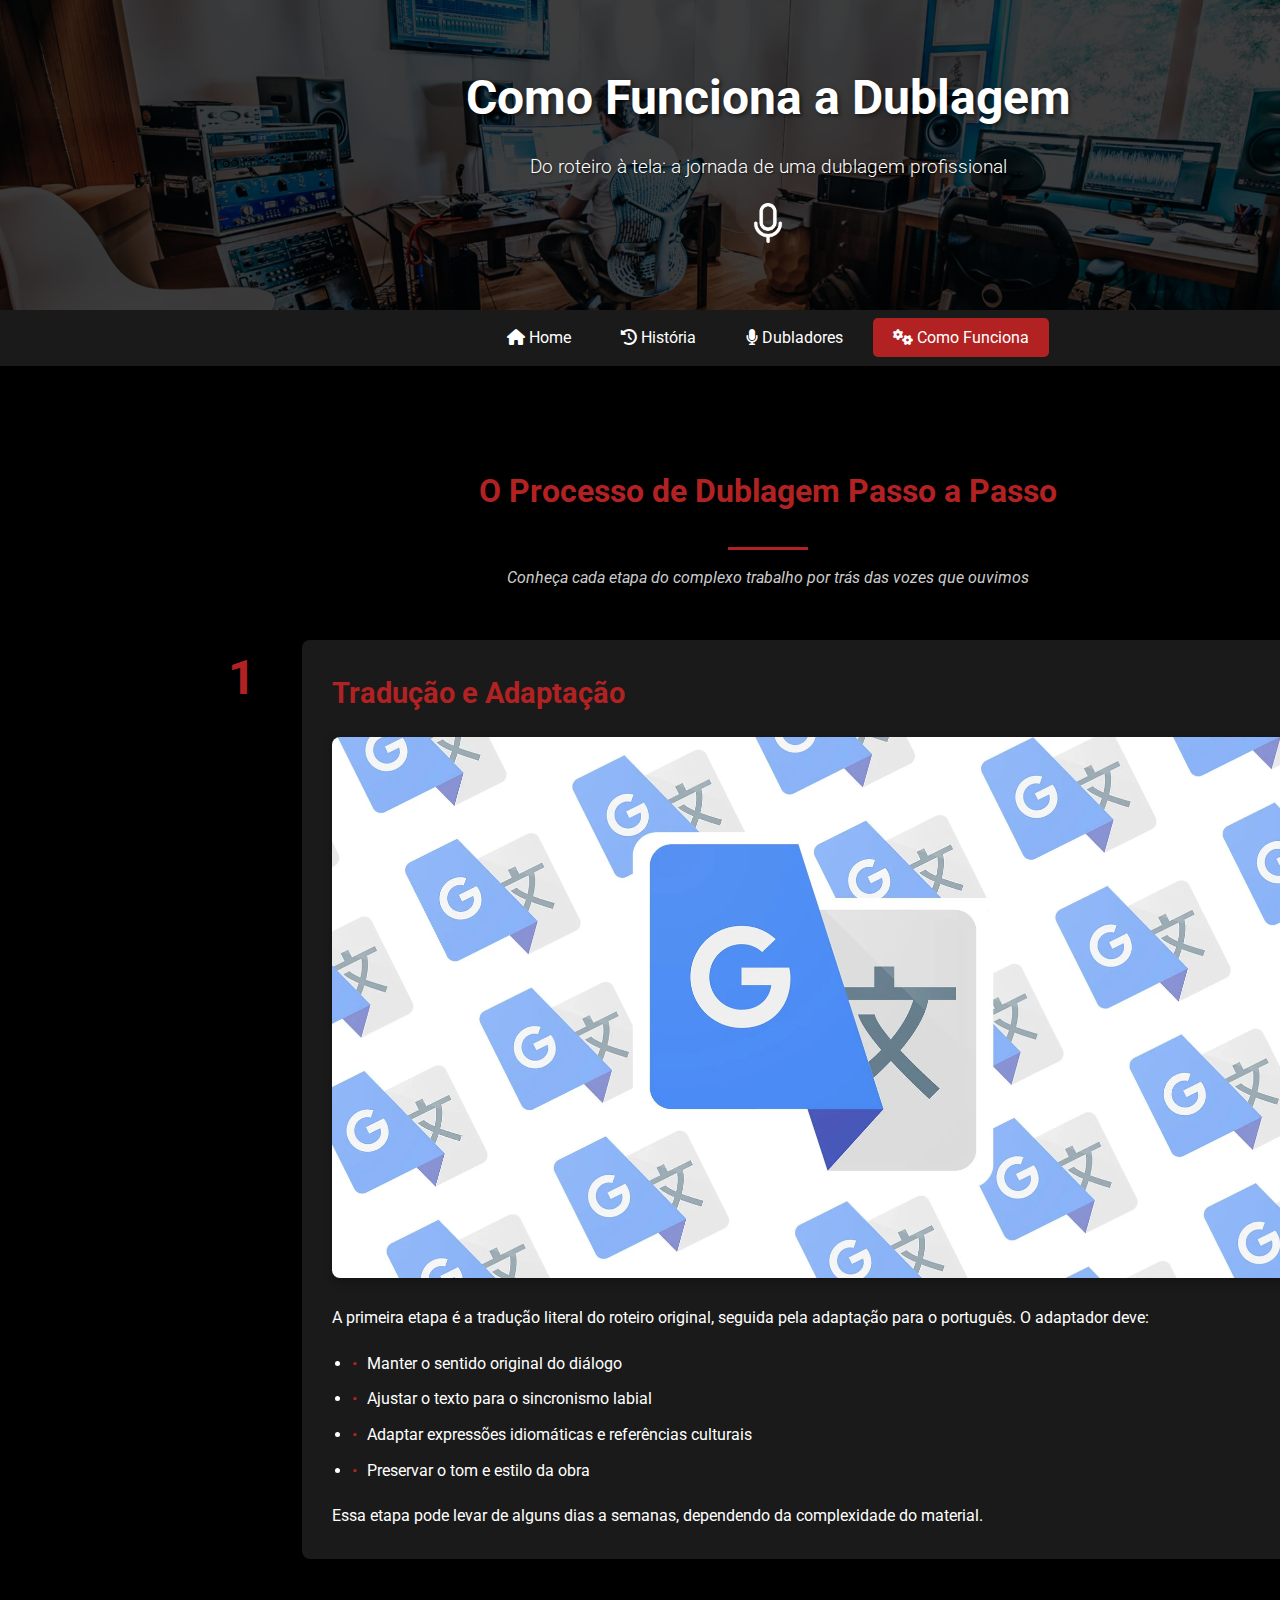
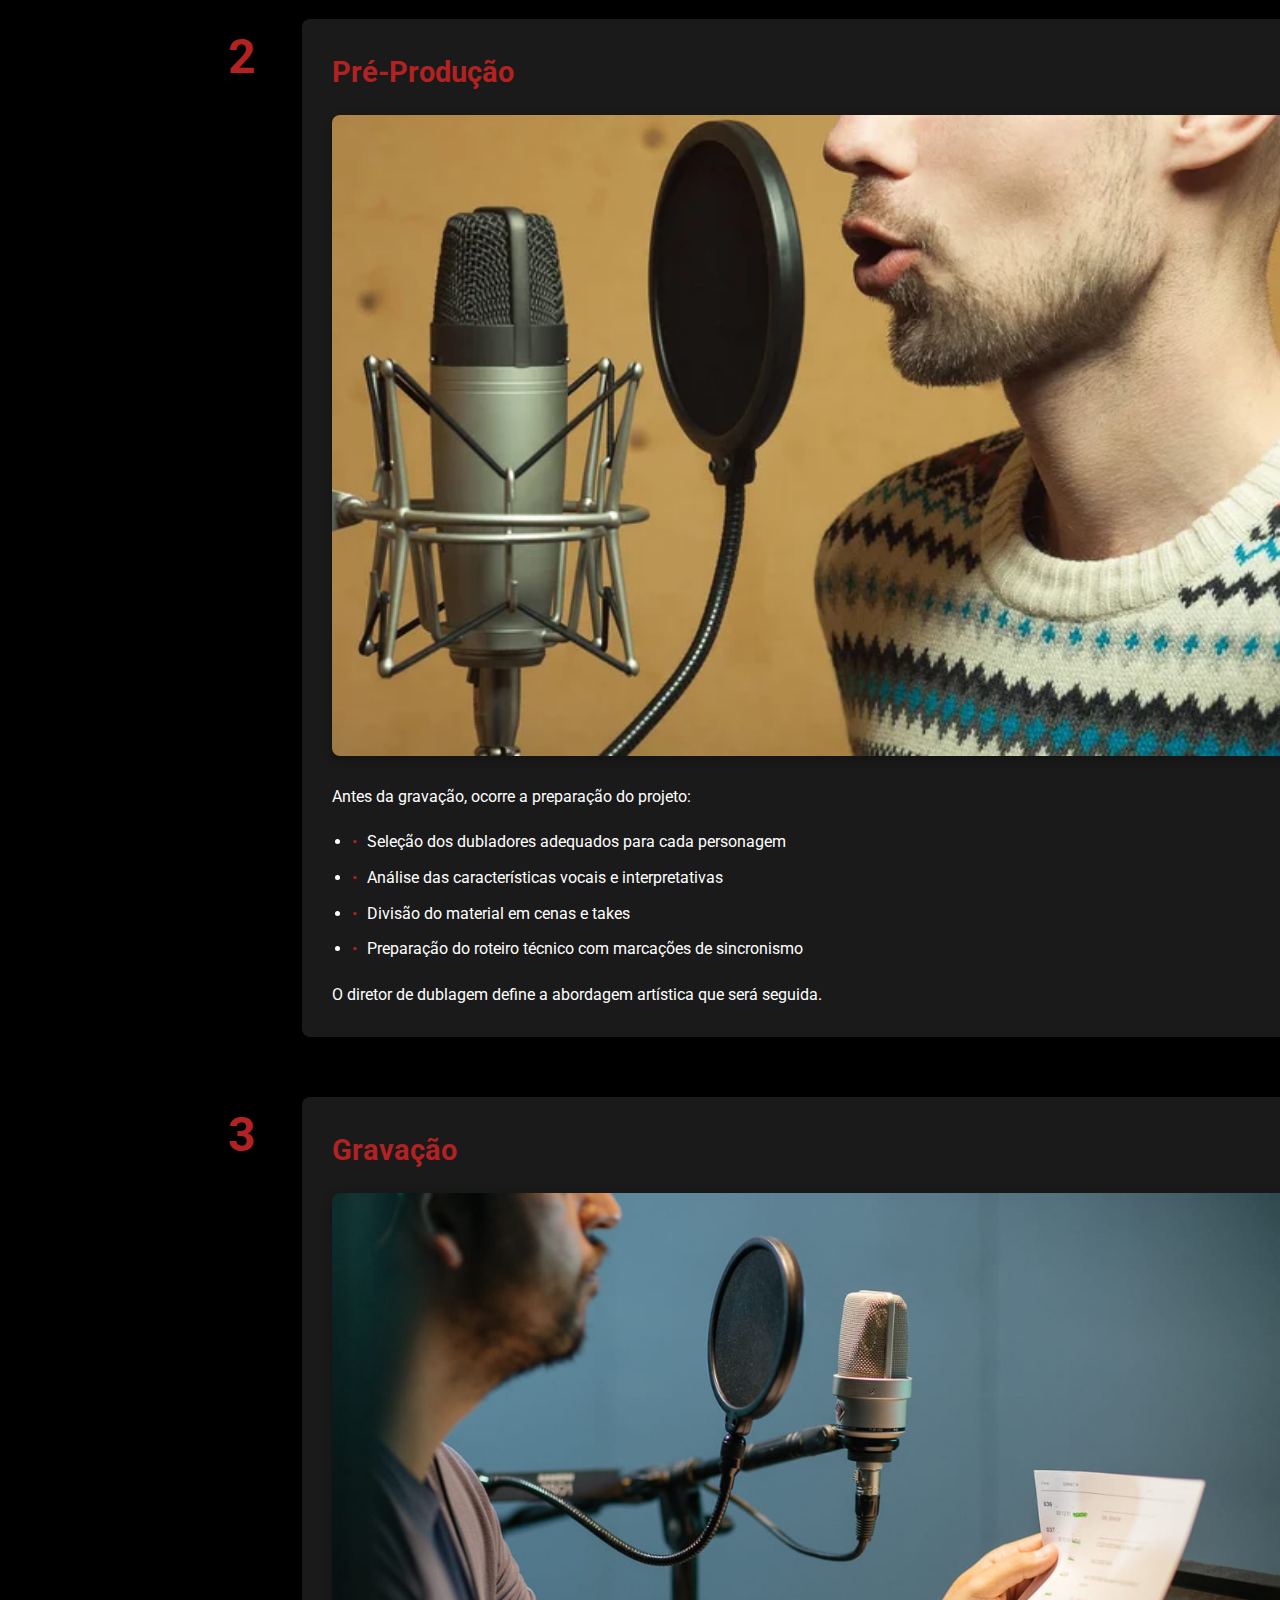
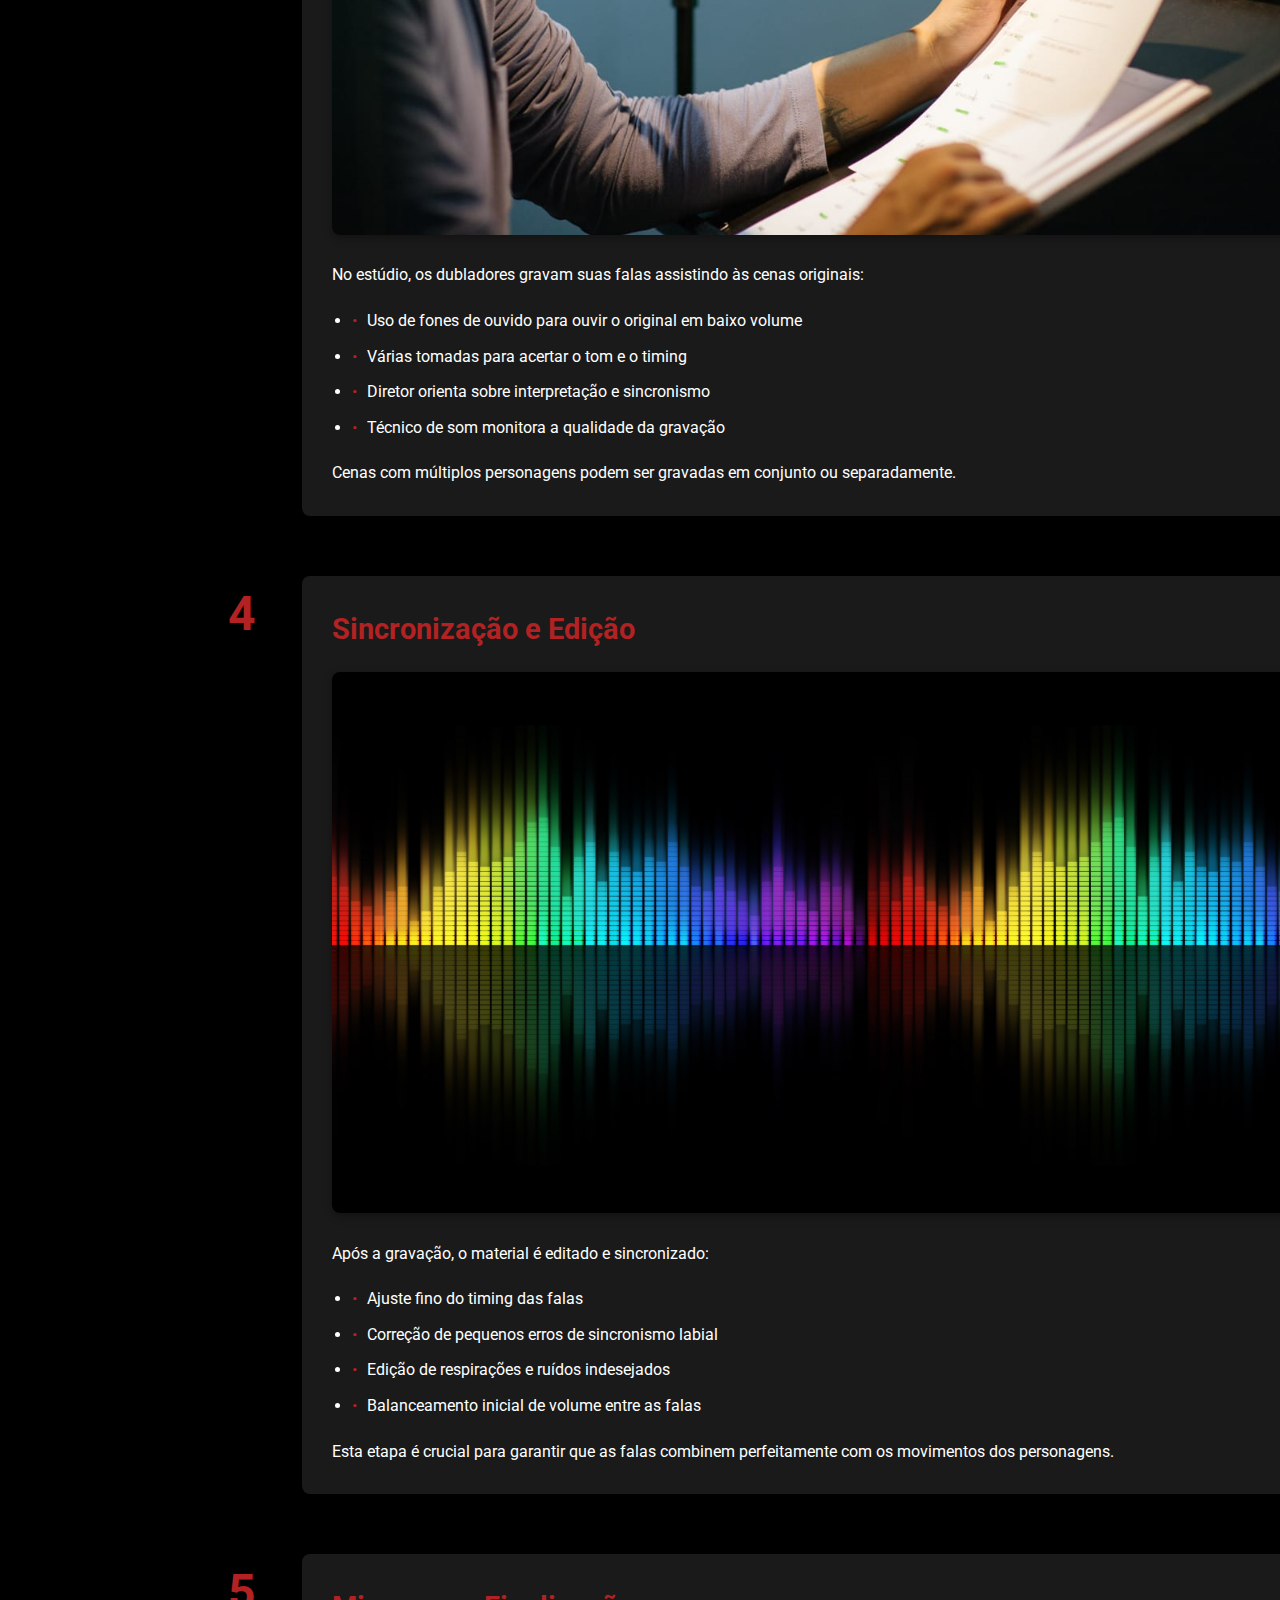
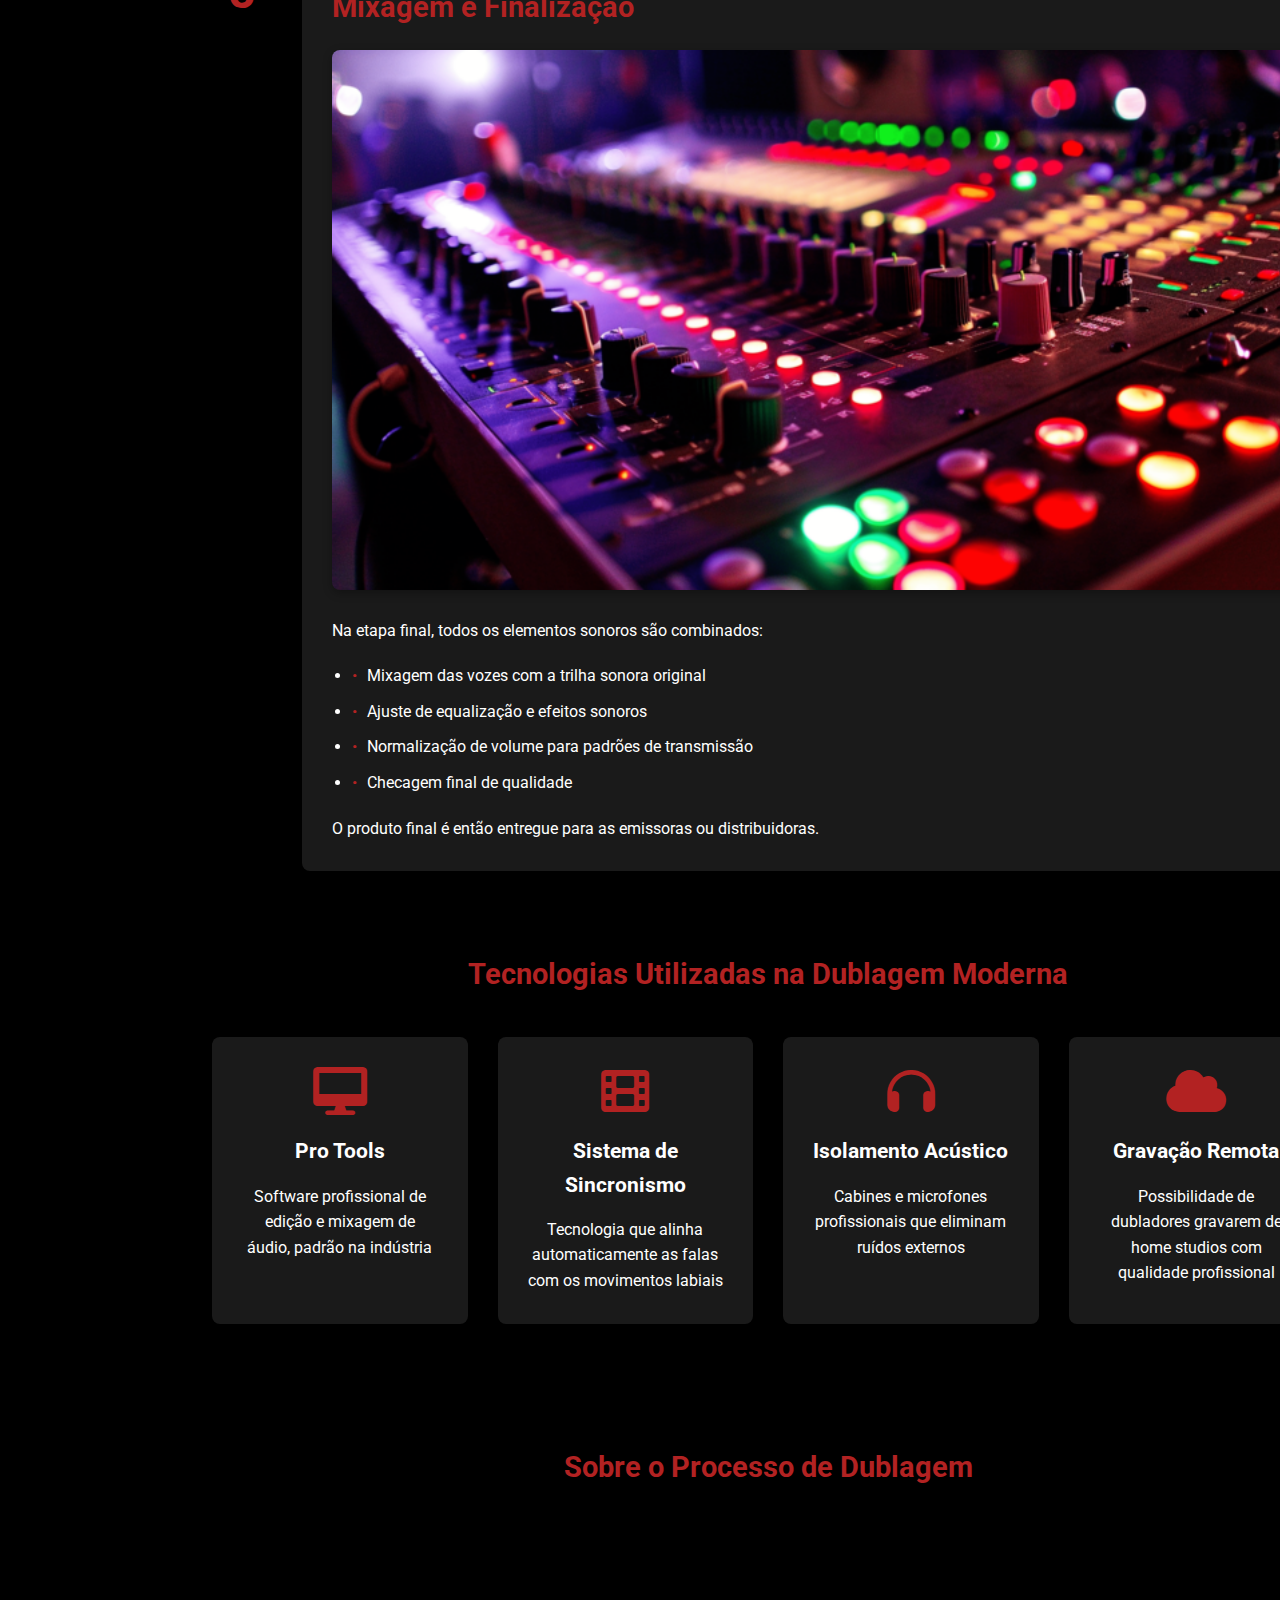
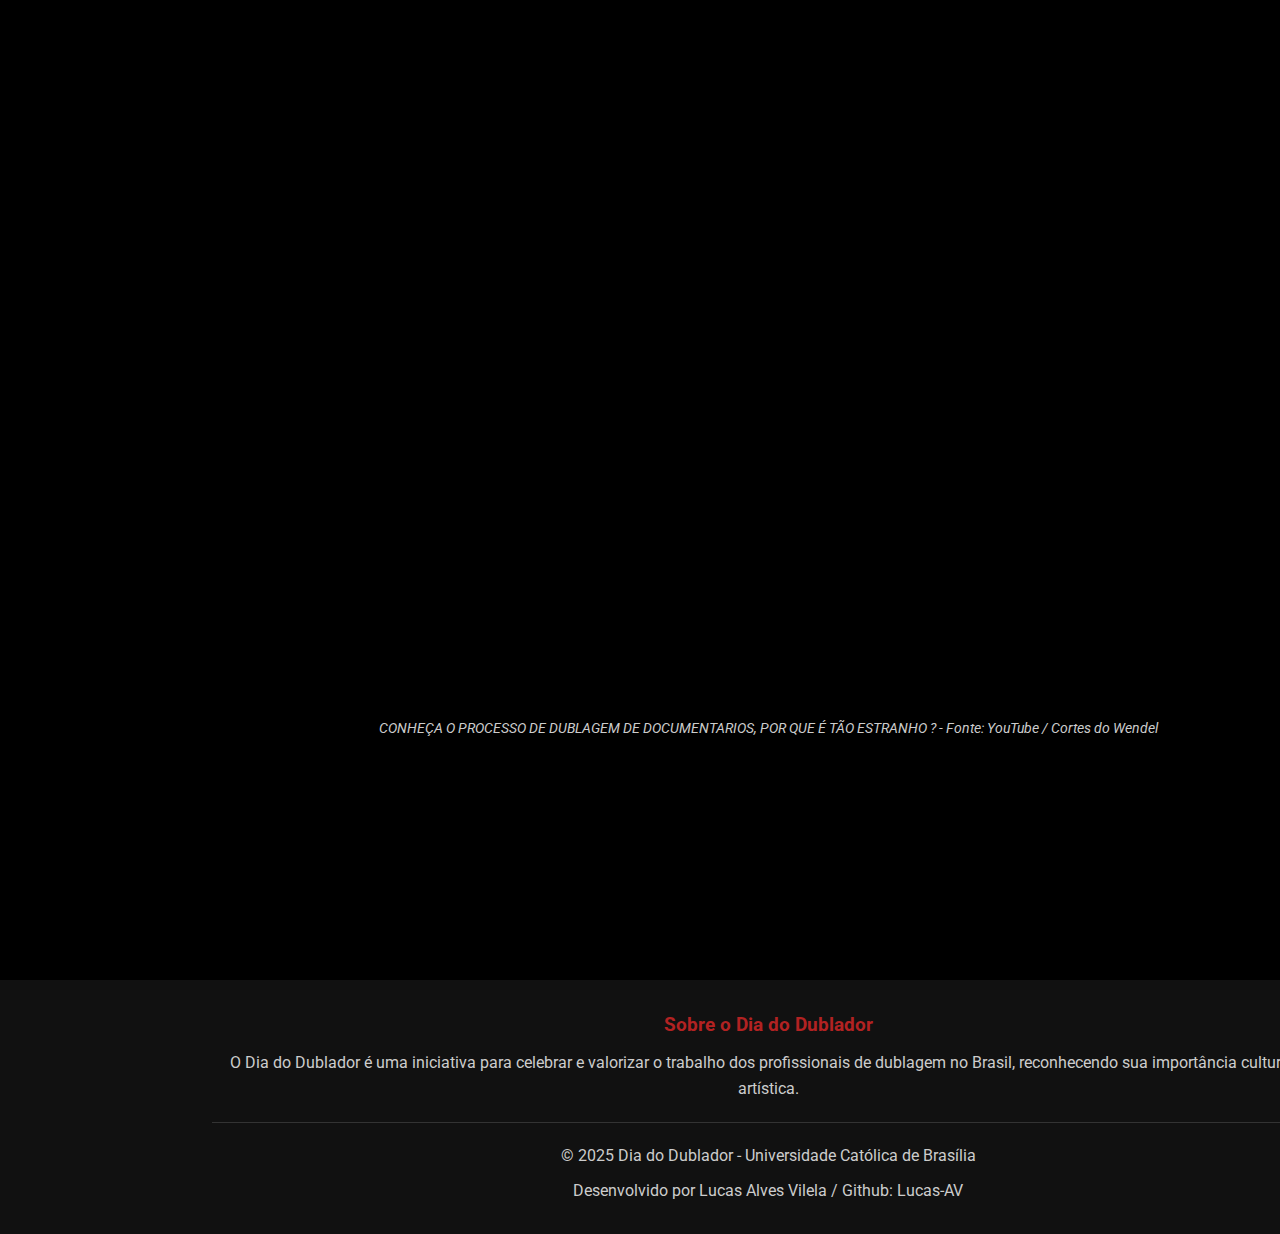
<file: como-funciona.html>
<!DOCTYPE html>
<html lang="pt-BR">
<head>
    <meta charset="UTF-8">
    <meta name="viewport" content="width=device-width, initial-scale=1.0">
    <title>Como Funciona a Dublagem | Dia do Dublador</title>
    <meta name="description" content="Entenda o processo completo de dublagem, desde a tradução até a mixagem final">
    <link href="https://fonts.googleapis.com/css2?family=Roboto:wght@300;400;700&family=Open+Sans:wght@400;700&display=swap" rel="stylesheet">
    <link rel="stylesheet" href="css/style.css">
    <link rel="stylesheet" href="https://cdnjs.cloudflare.com/ajax/libs/font-awesome/6.0.0-beta3/css/all.min.css">
</head>
<body>
    <!-- Header -->
    <header class="main-header" style="background-image: url('img/header-dublagem.jpg');">
        <div class="header-overlay"></div>
        <div class="container">
            <div class="header-content">
                <h1>Como Funciona a Dublagem</h1>
                <p class="subtitle">Do roteiro à tela: a jornada de uma dublagem profissional</p>
                <div class="infinity-symbol">
                    <a href="index.html" class="footer-logo">
                        <img src="logo.png" alt="Logo Voltar para Home" style="height: 40px;">
                    </a>
                </div>
            </div>
        </div>
    </header>

    
    <!-- Menu de navegação -->
    <nav class="main-nav">
        <div class="container">
            <ul>
                <li><a href="index.html"><i class="fas fa-home"></i> Home</a></li>
                <li><a href="historia.html"><i class="fas fa-history"></i> História</a></li>
                <li><a href="dubladores.html"><i class="fas fa-microphone"></i> Dubladores</a></li>
                <li><a href="como-funciona.html" class="active"><i class="fas fa-cogs"></i> Como Funciona</a></li>
            </ul>
        </div>
    </nav>
    
    <!-- Conteúdo principal -->
    <main class="main-content">
        <section class="dubbing-process">
            <div class="container">
                <div class="section-header">
                    <h2>O Processo de Dublagem Passo a Passo</h2>
                    <div class="divider"></div>
                    <p class="section-subtitle">Conheça cada etapa do complexo trabalho por trás das vozes que ouvimos</p>
                </div>
                
                <!-- Etapas do processo -->
                <div class="process-steps">
                    <div class="step">
                        <div class="step-number">1</div>
                        <div class="step-content">
                            <h3>Tradução e Adaptação</h3>
                            <div class="step-image">
                                <img src="img/traducao.jpg" alt="Processo de tradução">
                            </div>
                            <div class="step-text">
                                <p>A primeira etapa é a tradução literal do roteiro original, seguida pela adaptação para o português. O adaptador deve:</p>
                                <ul>
                                    <li>Manter o sentido original do diálogo</li>
                                    <li>Ajustar o texto para o sincronismo labial</li>
                                    <li>Adaptar expressões idiomáticas e referências culturais</li>
                                    <li>Preservar o tom e estilo da obra</li>
                                </ul>
                                <p>Essa etapa pode levar de alguns dias a semanas, dependendo da complexidade do material.</p>
                            </div>
                        </div>
                    </div>
                    
                    <div class="step">
                        <div class="step-number">2</div>
                        <div class="step-content">
                            <h3>Pré-Produção</h3>
                            <div class="step-image">
                                <img src="img/pre-producao.jpg" alt="Pré-produção de dublagem">
                            </div>
                            <div class="step-text">
                                <p>Antes da gravação, ocorre a preparação do projeto:</p>
                                <ul>
                                    <li>Seleção dos dubladores adequados para cada personagem</li>
                                    <li>Análise das características vocais e interpretativas</li>
                                    <li>Divisão do material em cenas e takes</li>
                                    <li>Preparação do roteiro técnico com marcações de sincronismo</li>
                                </ul>
                                <p>O diretor de dublagem define a abordagem artística que será seguida.</p>
                            </div>
                        </div>
                    </div>
                    
                    <div class="step">
                        <div class="step-number">3</div>
                        <div class="step-content">
                            <h3>Gravação</h3>
                            <div class="step-image">
                                <img src="img/gravacao.jpg" alt="Estúdio de gravação">
                            </div>
                            <div class="step-text">
                                <p>No estúdio, os dubladores gravam suas falas assistindo às cenas originais:</p>
                                <ul>
                                    <li>Uso de fones de ouvido para ouvir o original em baixo volume</li>
                                    <li>Várias tomadas para acertar o tom e o timing</li>
                                    <li>Diretor orienta sobre interpretação e sincronismo</li>
                                    <li>Técnico de som monitora a qualidade da gravação</li>
                                </ul>
                                <p>Cenas com múltiplos personagens podem ser gravadas em conjunto ou separadamente.</p>
                            </div>
                        </div>
                    </div>
                    
                    <div class="step">
                        <div class="step-number">4</div>
                        <div class="step-content">
                            <h3>Sincronização e Edição</h3>
                            <div class="step-image">
                                <img src="img/sincronizacao.jpg" alt="Edição de sincronismo">
                            </div>
                            <div class="step-text">
                                <p>Após a gravação, o material é editado e sincronizado:</p>
                                <ul>
                                    <li>Ajuste fino do timing das falas</li>
                                    <li>Correção de pequenos erros de sincronismo labial</li>
                                    <li>Edição de respirações e ruídos indesejados</li>
                                    <li>Balanceamento inicial de volume entre as falas</li>
                                </ul>
                                <p>Esta etapa é crucial para garantir que as falas combinem perfeitamente com os movimentos dos personagens.</p>
                            </div>
                        </div>
                    </div>
                    
                    <div class="step">
                        <div class="step-number">5</div>
                        <div class="step-content">
                            <h3>Mixagem e Finalização</h3>
                            <div class="step-image">
                                <img src="img/mixagem.jpg" alt="Estúdio de mixagem">
                            </div>
                            <div class="step-text">
                                <p>Na etapa final, todos os elementos sonoros são combinados:</p>
                                <ul>
                                    <li>Mixagem das vozes com a trilha sonora original</li>
                                    <li>Ajuste de equalização e efeitos sonoros</li>
                                    <li>Normalização de volume para padrões de transmissão</li>
                                    <li>Checagem final de qualidade</li>
                                </ul>
                                <p>O produto final é então entregue para as emissoras ou distribuidoras.</p>
                            </div>
                        </div>
                    </div>
                </div>
                
                <!-- Tecnologias utilizadas -->
                <div class="technology-section">
                    <h3>Tecnologias Utilizadas na Dublagem Moderna</h3>
                    <div class="technology-grid">
                        <div class="tech-card">
                            <i class="fas fa-desktop"></i>
                            <h4>Pro Tools</h4>
                            <p>Software profissional de edição e mixagem de áudio, padrão na indústria</p>
                        </div>
                        
                        <div class="tech-card">
                            <i class="fas fa-film"></i>
                            <h4>Sistema de Sincronismo</h4>
                            <p>Tecnologia que alinha automaticamente as falas com os movimentos labiais</p>
                        </div>
                        
                        <div class="tech-card">
                            <i class="fas fa-headphones"></i>
                            <h4>Isolamento Acústico</h4>
                            <p>Cabines e microfones profissionais que eliminam ruídos externos</p>
                        </div>
                        
                        <div class="tech-card">
                            <i class="fas fa-cloud"></i>
                            <h4>Gravação Remota</h4>
                            <p>Possibilidade de dubladores gravarem de home studios com qualidade profissional</p>
                        </div>
                    </div>
                </div>
                
                <!-- Vídeo do processo -->
                <div class="video-section">
                    <h3>Sobre o Processo de Dublagem</h3>
                    <div class="video-container">
                        <iframe width="1905" height="782" src="https://www.youtube.com/embed/nn8VIMIPwRk" title="CONHEÇA O PROCESSO DE DUBLAGEM DE DOCUMENTARIOS, POR QUE É TÃO ESTRANHO ?" frameborder="0" allow="accelerometer; autoplay; clipboard-write; encrypted-media; gyroscope; picture-in-picture; web-share" referrerpolicy="strict-origin-when-cross-origin" allowfullscreen></iframe>
                        <p class="video-caption">CONHEÇA O PROCESSO DE DUBLAGEM DE DOCUMENTARIOS, POR QUE É TÃO ESTRANHO ? - Fonte: YouTube / Cortes do Wendel</p>
                    </div>
                </div>
            </div>
        </section>
    </main>
    
    <!-- Footer -->
    <footer class="main-footer">
        <div class="container">
            <div class="footer-grid">
                <div class="footer-about">
                    <h4>Sobre o Dia do Dublador</h4>
                    <p>O Dia do Dublador é uma iniciativa para celebrar e valorizar o trabalho dos profissionais de dublagem no Brasil, reconhecendo sua importância cultural e artística.</p>
                </div>
            </div>
            
            <div class="footer-bottom">
                <p>&copy; 2025 Dia do Dublador - Universidade Católica de Brasília</p>
                <p>Desenvolvido por Lucas Alves Vilela / Github: Lucas-AV</p>
            </div>
        </div>
    </footer>
    
    <script src="js/script.js"></script>
</body>
</html>
</file>
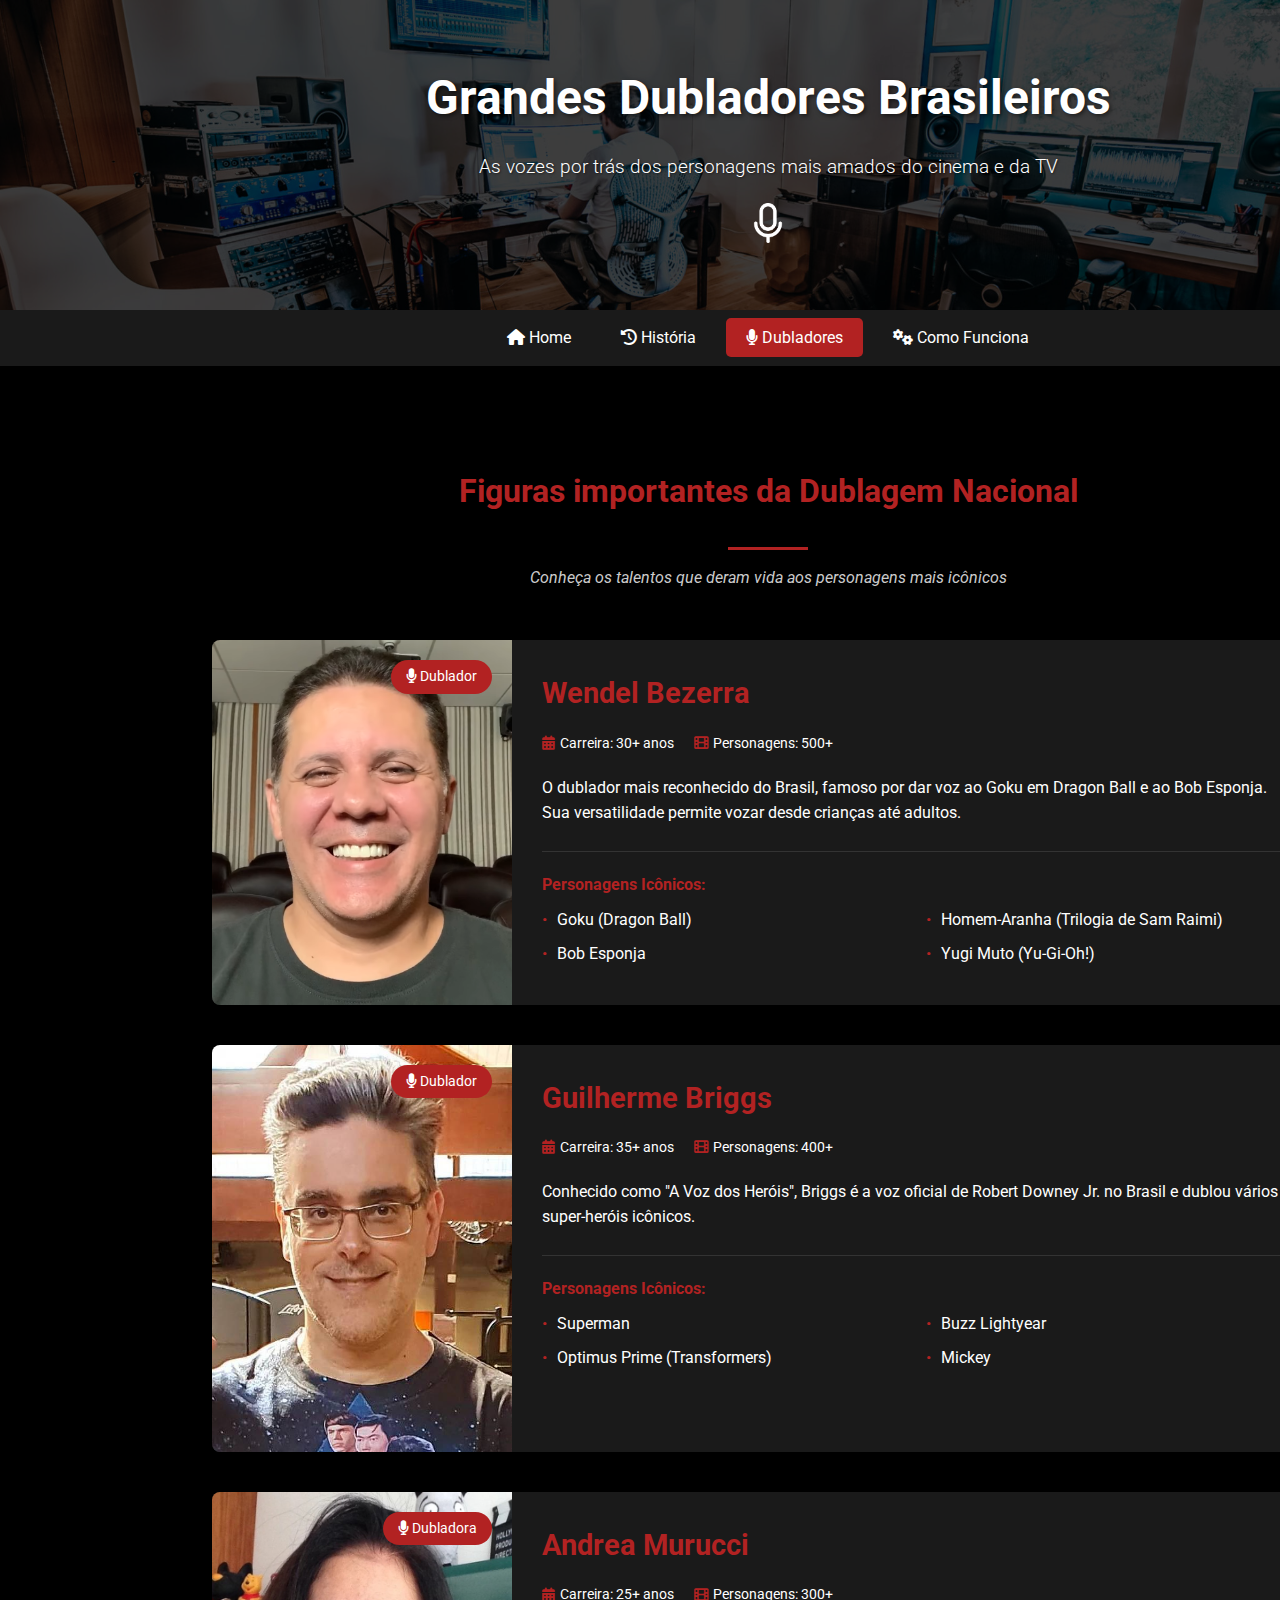
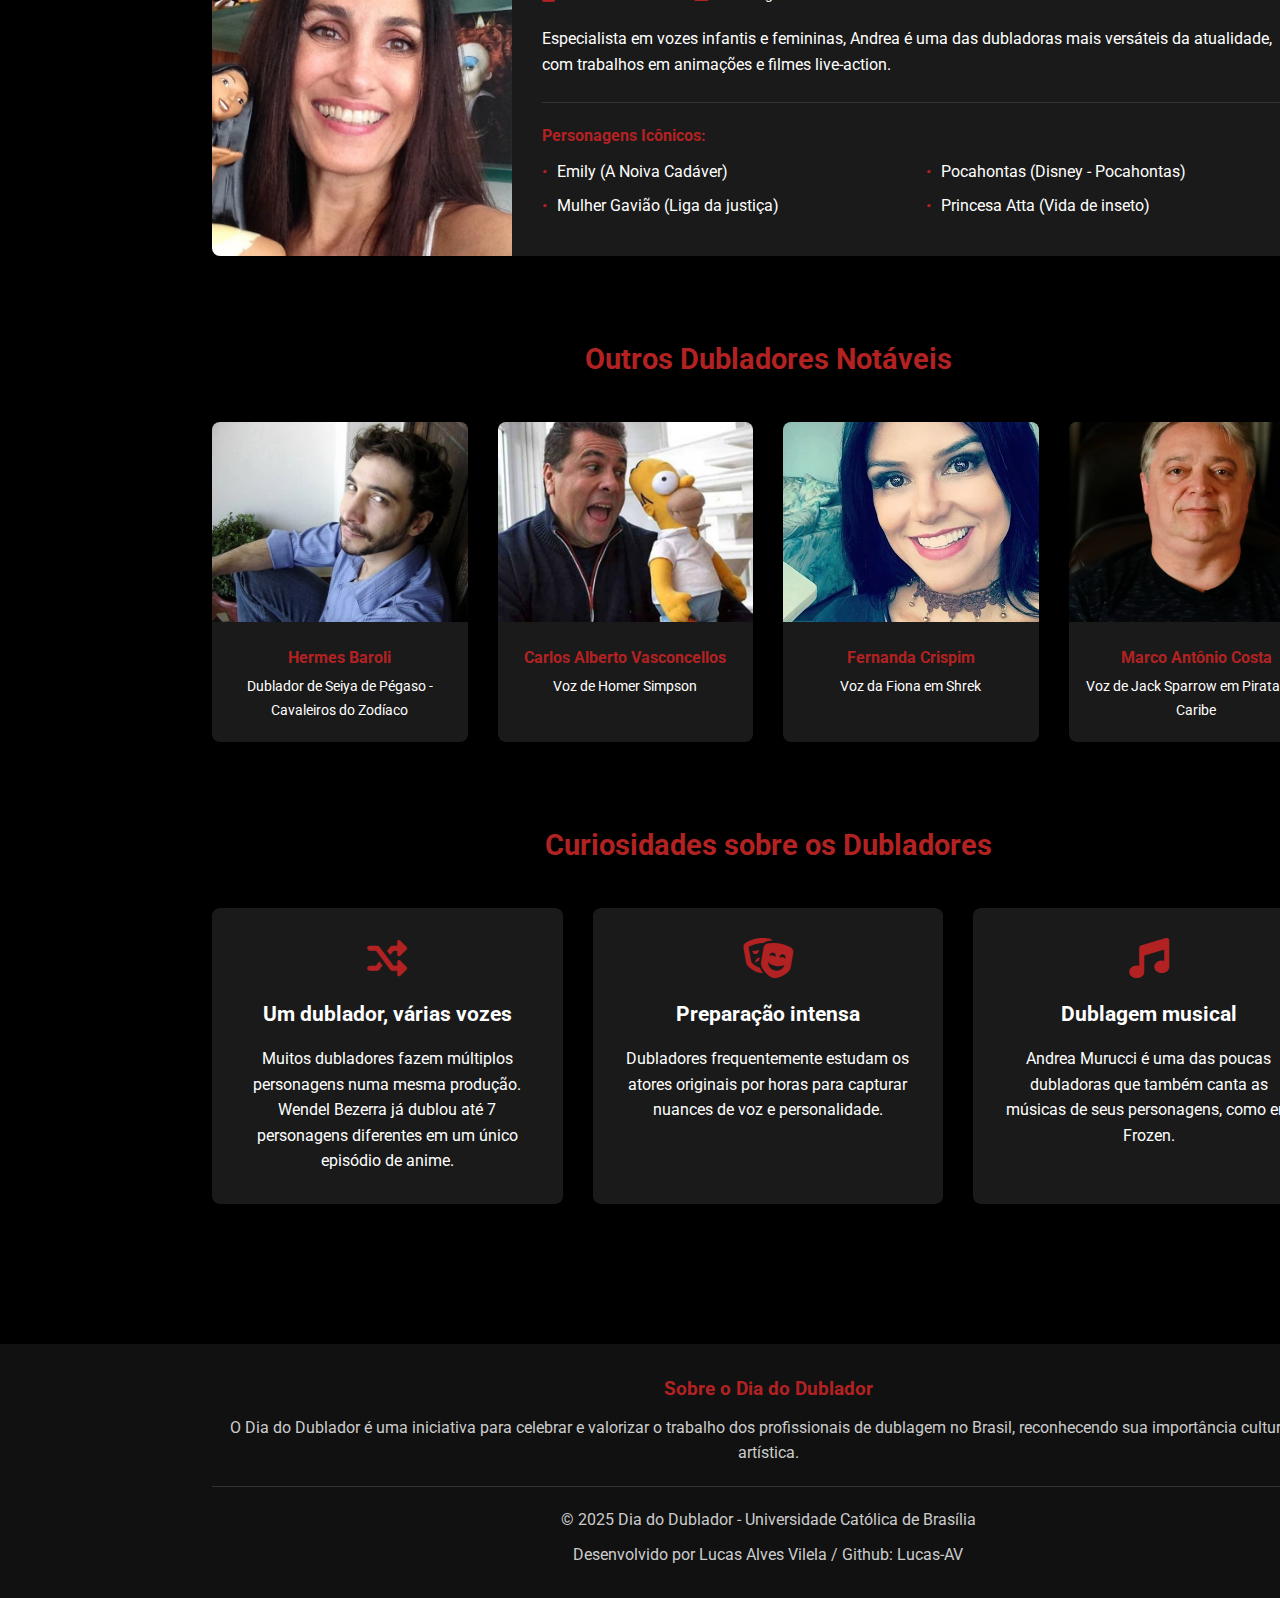
<file: dubladores.html>
<!DOCTYPE html>
<html lang="pt-BR">
<head>
    <meta charset="UTF-8">
    <meta name="viewport" content="width=device-width, initial-scale=1.0">
    <title>Grandes Dubladores Brasileiros | Dia do Dublador</title>
    <meta name="description" content="Conheça os maiores dubladores do Brasil e os personagens icônicos que deram voz">
    <link href="https://fonts.googleapis.com/css2?family=Roboto:wght@300;400;700&family=Open+Sans:wght@400;700&display=swap" rel="stylesheet">
    <link rel="stylesheet" href="css/style.css">
    <link rel="stylesheet" href="https://cdnjs.cloudflare.com/ajax/libs/font-awesome/6.0.0-beta3/css/all.min.css">
</head>
<body>
    <!-- Header -->
    <header class="main-header" style="background-image: url('img/header-dublagem.jpg');">
        <div class="header-overlay"></div>
        <div class="container">
            <div class="header-content">
                <h1>Grandes Dubladores Brasileiros</h1>
                <p class="subtitle">As vozes por trás dos personagens mais amados do cinema e da TV</p>
                <div class="infinity-symbol">
                    <a href="index.html" class="footer-logo">
                        <img src="logo.png" alt="Logo Voltar para Home" style="height: 40px;">
                    </a>
                </div>

            </div>
        </div>
    </header>
    
    <!-- Menu de navegação -->
    <nav class="main-nav">
        <div class="container">
            <ul>
                <li><a href="index.html"><i class="fas fa-home"></i> Home</a></li>
                <li><a href="historia.html"><i class="fas fa-history"></i> História</a></li>
                <li><a href="dubladores.html" class="active"><i class="fas fa-microphone"></i> Dubladores</a></li>
                <li><a href="como-funciona.html"><i class="fas fa-cogs"></i> Como Funciona</a></li>
            </ul>
        </div>
    </nav>
    
    <!-- Conteúdo principal -->
    <main class="main-content">
        <section class="voice-actors-section">
            <div class="container">
                <div class="section-header">
                    <h2>Figuras importantes da Dublagem Nacional</h2>
                    <div class="divider"></div>
                    <p class="section-subtitle">Conheça os talentos que deram vida aos personagens mais icônicos</p>
                </div>
                
                <!-- Dubladores em destaque -->
                <div class="featured-actors">
                    <article class="actor-card">
                        <div class="actor-image">
                            <img src="img/wendel-bezerra.png" alt="Wendel Bezerra">
                            <div class="actor-badge">
                                <i class="fas fa-microphone"></i> Dublador
                            </div>
                        </div>
                        <div class="actor-info">
                            <h3>Wendel Bezerra</h3>
                            <div class="actor-meta">
                                <span><i class="fas fa-calendar-alt"></i> Carreira: 30+ anos</span>
                                <span><i class="fas fa-film"></i> Personagens: 500+</span>
                            </div>
                            <p>O dublador mais reconhecido do Brasil, famoso por dar voz ao Goku em Dragon Ball e ao Bob Esponja. Sua versatilidade permite vozar desde crianças até adultos.</p>
                            <div class="actor-characters">
                                <h4>Personagens Icônicos:</h4>
                                <ul>
                                    <li>Goku (Dragon Ball)</li>
                                    <li>Bob Esponja</li>
                                    <li>Homem-Aranha (Trilogia de Sam Raimi)</li>
                                    <li>Yugi Muto (Yu-Gi-Oh!)</li>
                                </ul>
                            </div>
                        </div>
                    </article>
                    
                    <article class="actor-card">
                        <div class="actor-image">
                            <img src="img/guilherme-briggs.jpg" alt="Guilherme Briggs">
                            <div class="actor-badge">
                                <i class="fas fa-microphone"></i> Dublador
                            </div>
                        </div>
                        <div class="actor-info">
                            <h3>Guilherme Briggs</h3>
                            <div class="actor-meta">
                                <span><i class="fas fa-calendar-alt"></i> Carreira: 35+ anos</span>
                                <span><i class="fas fa-film"></i> Personagens: 400+</span>
                            </div>
                            <p>Conhecido como "A Voz dos Heróis", Briggs é a voz oficial de Robert Downey Jr. no Brasil e dublou vários super-heróis icônicos.</p>
                            <div class="actor-characters">
                                <h4>Personagens Icônicos:</h4>
                                <ul>
                                    <li>Superman</li>
                                    <li>Optimus Prime (Transformers)</li>
                                    <li>Buzz Lightyear</li>
                                    <li>Mickey</li>
                                </ul>
                            </div>
                        </div>
                    </article>
                    
                    <article class="actor-card">
                        <div class="actor-image">
                            <img src="img/andrea-murucci.jpg" alt="Andrea Murucci">
                            <div class="actor-badge">
                                <i class="fas fa-microphone"></i> Dubladora
                            </div>
                        </div>
                        <div class="actor-info">
                            <h3>Andrea Murucci</h3>
                            <div class="actor-meta">
                                <span><i class="fas fa-calendar-alt"></i> Carreira: 25+ anos</span>
                                <span><i class="fas fa-film"></i> Personagens: 300+</span>
                            </div>
                            <p>Especialista em vozes infantis e femininas, Andrea é uma das dubladoras mais versáteis da atualidade, com trabalhos em animações e filmes live-action.</p>
                            <div class="actor-characters">
                                <h4>Personagens Icônicos:</h4>
                                <ul>
                                    <li>Emily (A Noiva Cadáver)</li>
                                    <li>Mulher Gavião (Liga da justiça)</li>
                                    <li>Pocahontas (Disney - Pocahontas)</li>
                                    <li>Princesa Atta (Vida de inseto)</li>
                                </ul>
                            </div>
                        </div>
                    </article>
                </div>
                
                <!-- Outros dubladores destacados -->
                <div class="other-actors">
                    <h3>Outros Dubladores Notáveis</h3>
                    <div class="actors-grid">
                        <div class="small-actor-card">
                            <img src="img/hermes-baroli.jpg" alt="Hermes Baroli">
                            <h4>Hermes Baroli</h4>
                            <p>Dublador de Seiya de Pégaso - Cavaleiros do Zodíaco</p>
                        </div>
                        
                        <div class="small-actor-card">
                            <img src="img/carlos-alberto-vasconcellos.jpg" alt="Carlos Alberto Vasconcellos">
                            <h4>Carlos Alberto Vasconcellos</h4>
                            <p>Voz de Homer Simpson</p>
                        </div>
                        
                        <div class="small-actor-card">
                            <img src="img/fernanda-crispim.png" alt="Fernanda Crispim">
                            <h4>Fernanda Crispim</h4>
                            <p>Voz da Fiona em Shrek</p>
                        </div>
                        
                        <div class="small-actor-card">
                            <img src="img/marco-antonio.png" alt="Marco Antônio Costa">
                            <h4>Marco Antônio Costa</h4>
                            <p>Voz de Jack Sparrow em Piratas do Caribe</p>
                        </div>
                    </div>
                </div>
                
                <!-- Seção de curiosidades sobre dubladores -->
                <div class="voice-trivia">
                    <h3>Curiosidades sobre os Dubladores</h3>
                    <div class="trivia-grid">
                        <div class="trivia-card">
                            <i class="fas fa-random"></i>
                            <h4>Um dublador, várias vozes</h4>
                            <p>Muitos dubladores fazem múltiplos personagens numa mesma produção. Wendel Bezerra já dublou até 7 personagens diferentes em um único episódio de anime.</p>
                        </div>
                        
                        <div class="trivia-card">
                            <i class="fas fa-theater-masks"></i>
                            <h4>Preparação intensa</h4>
                            <p>Dubladores frequentemente estudam os atores originais por horas para capturar nuances de voz e personalidade.</p>
                        </div>
                        
                        <div class="trivia-card">
                            <i class="fas fa-music"></i>
                            <h4>Dublagem musical</h4>
                            <p>Andrea Murucci é uma das poucas dubladoras que também canta as músicas de seus personagens, como em Frozen.</p>
                        </div>
                    </div>
                </div>
            </div>
        </section>
    </main>
    
    <!-- Footer -->
    <footer class="main-footer">
        <div class="container">
            <div class="footer-grid">
                <div class="footer-about">
                    <h4>Sobre o Dia do Dublador</h4>
                    <p>O Dia do Dublador é uma iniciativa para celebrar e valorizar o trabalho dos profissionais de dublagem no Brasil, reconhecendo sua importância cultural e artística.</p>
                </div>
            </div>
            
            <div class="footer-bottom">
                <p>&copy; 2025 Dia do Dublador - Universidade Católica de Brasília</p>
                <p>Desenvolvido por Lucas Alves Vilela / Github: Lucas-AV</p>
            </div>
        </div>
    </footer>
    
    <script src="js/script.js"></script>
</body>
</html>
</file>
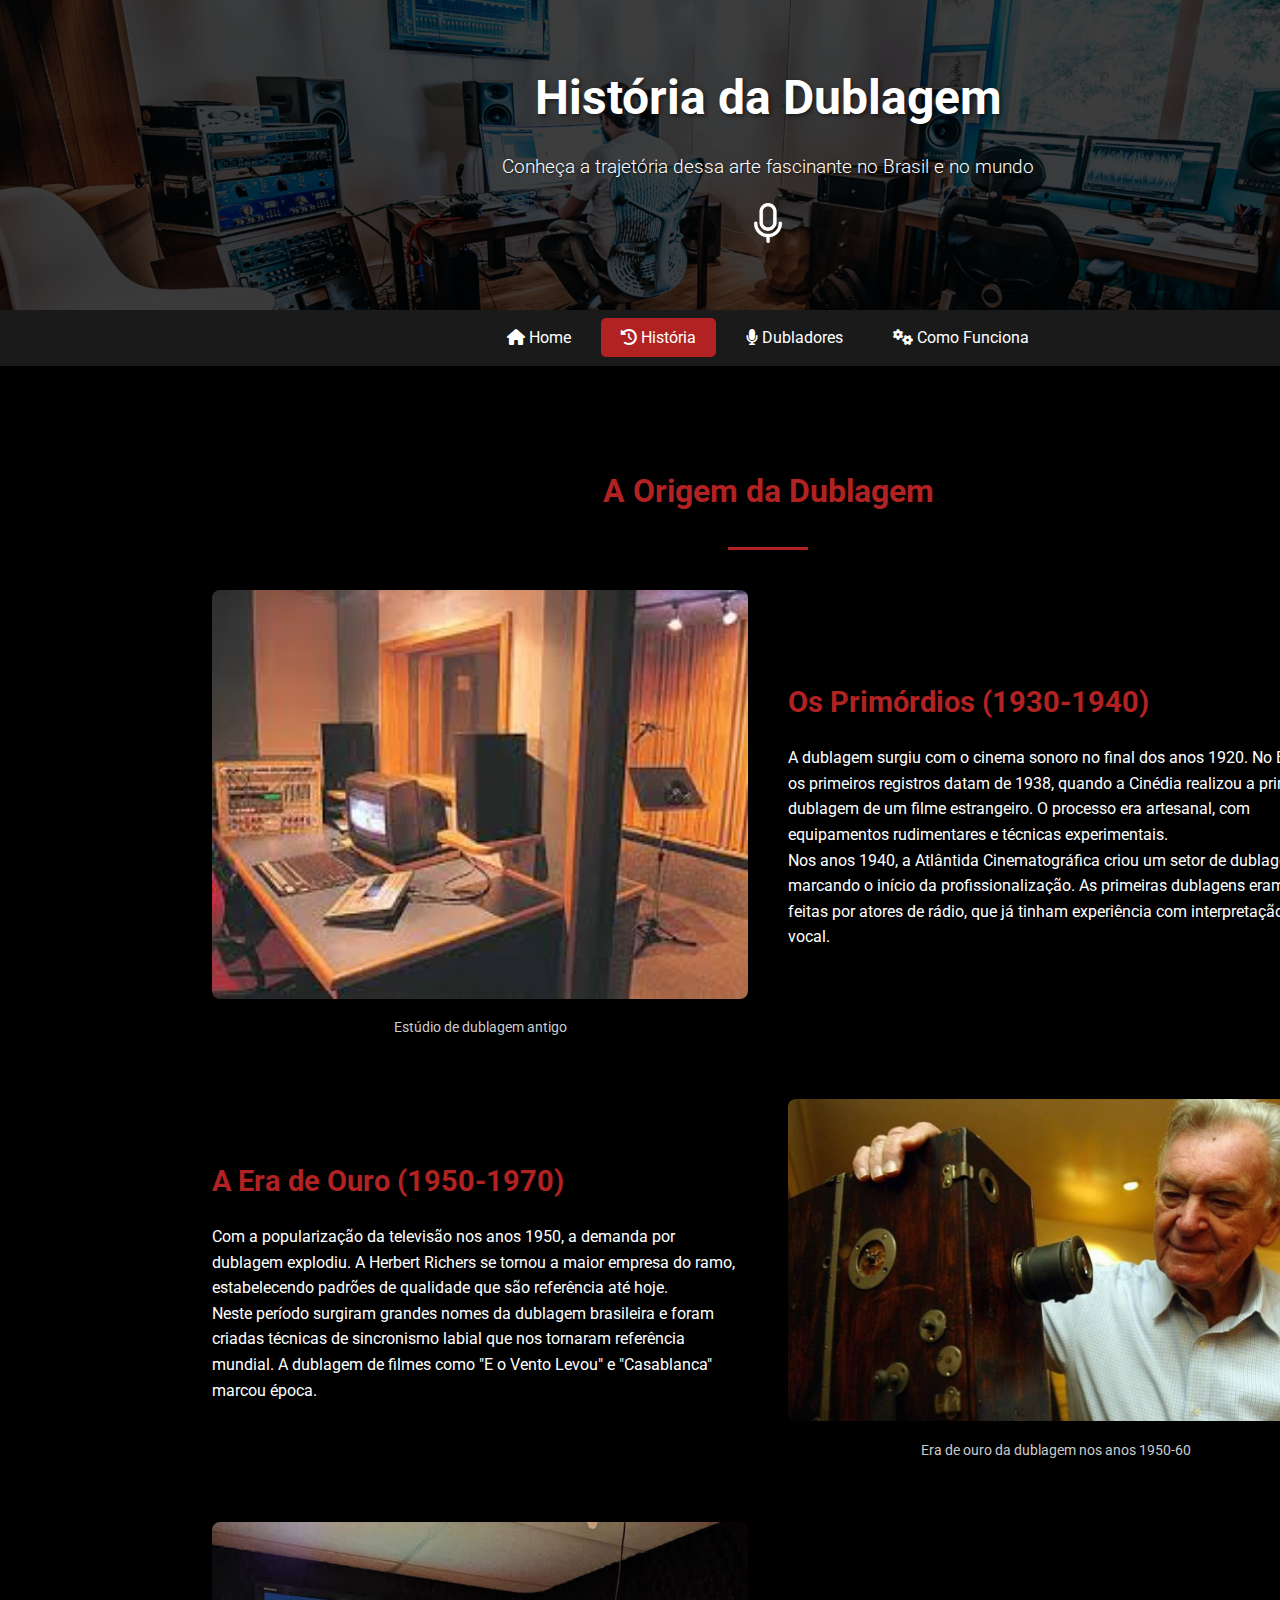
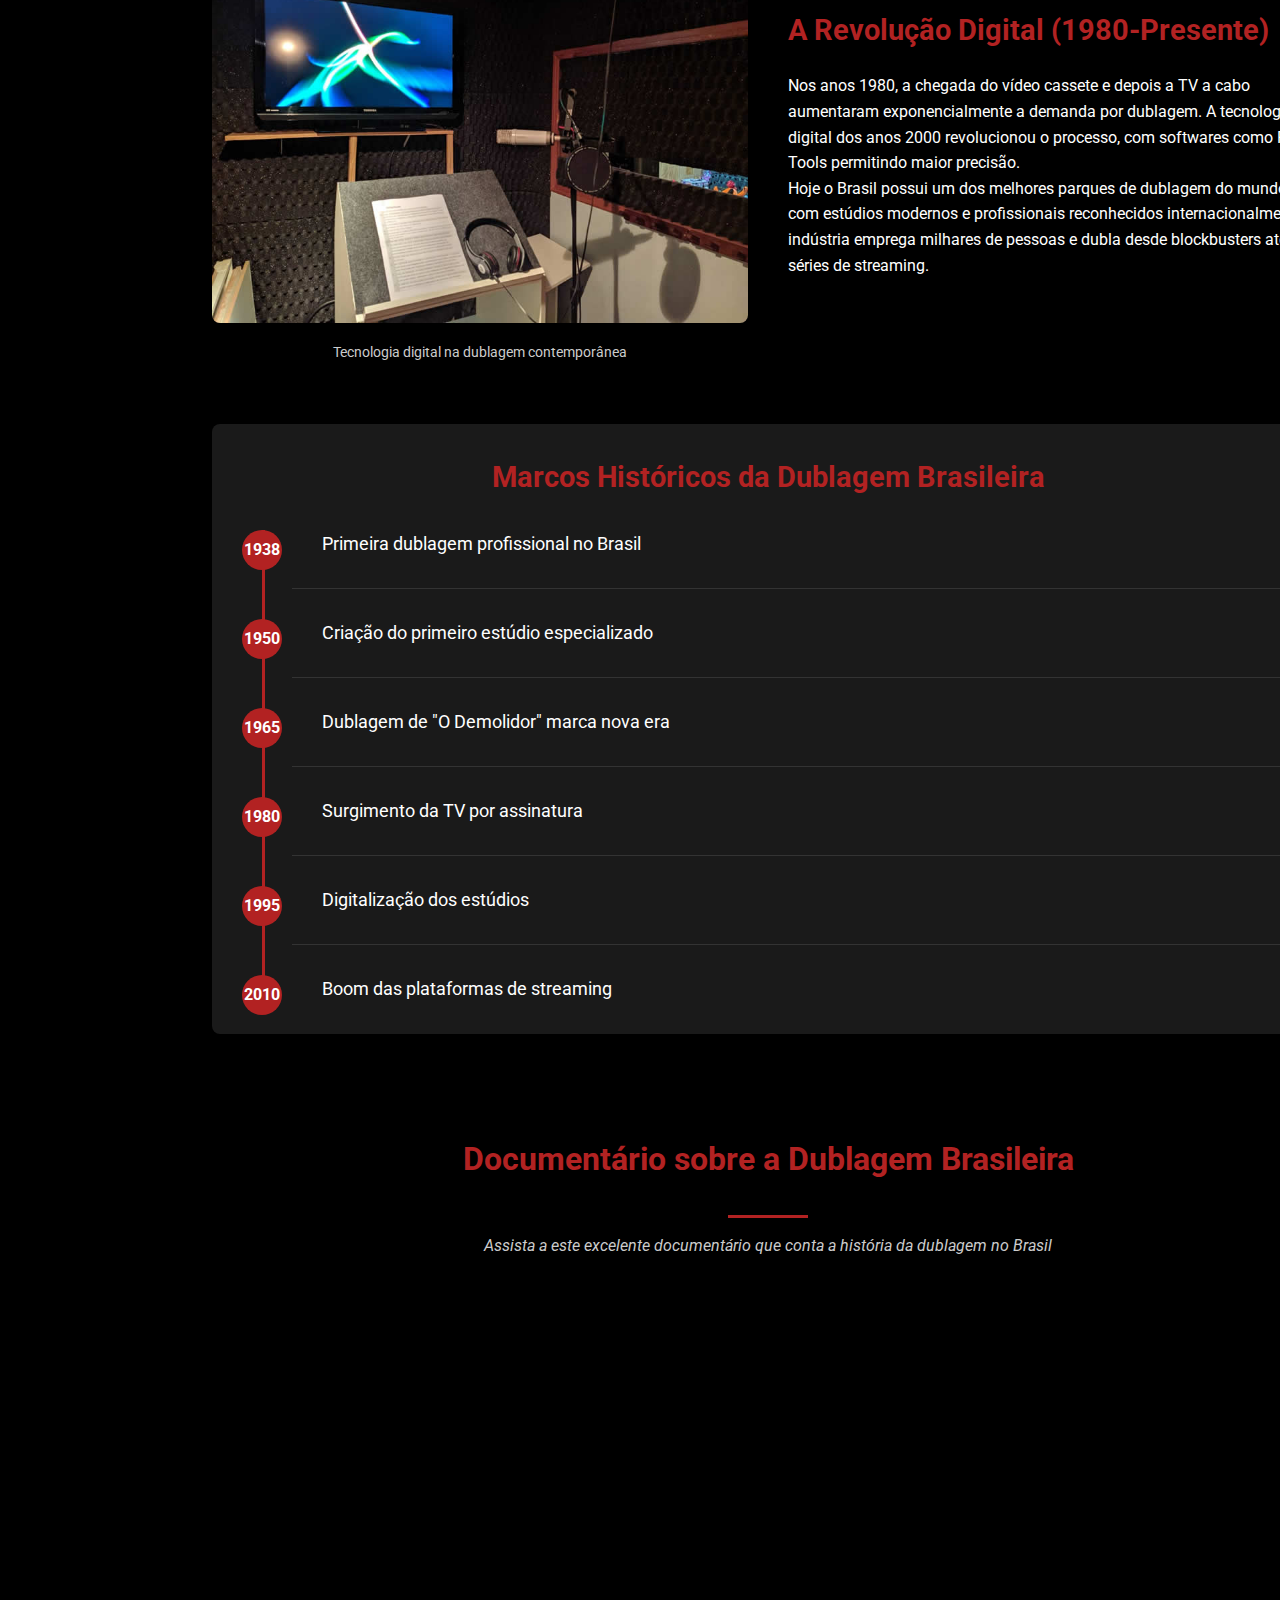
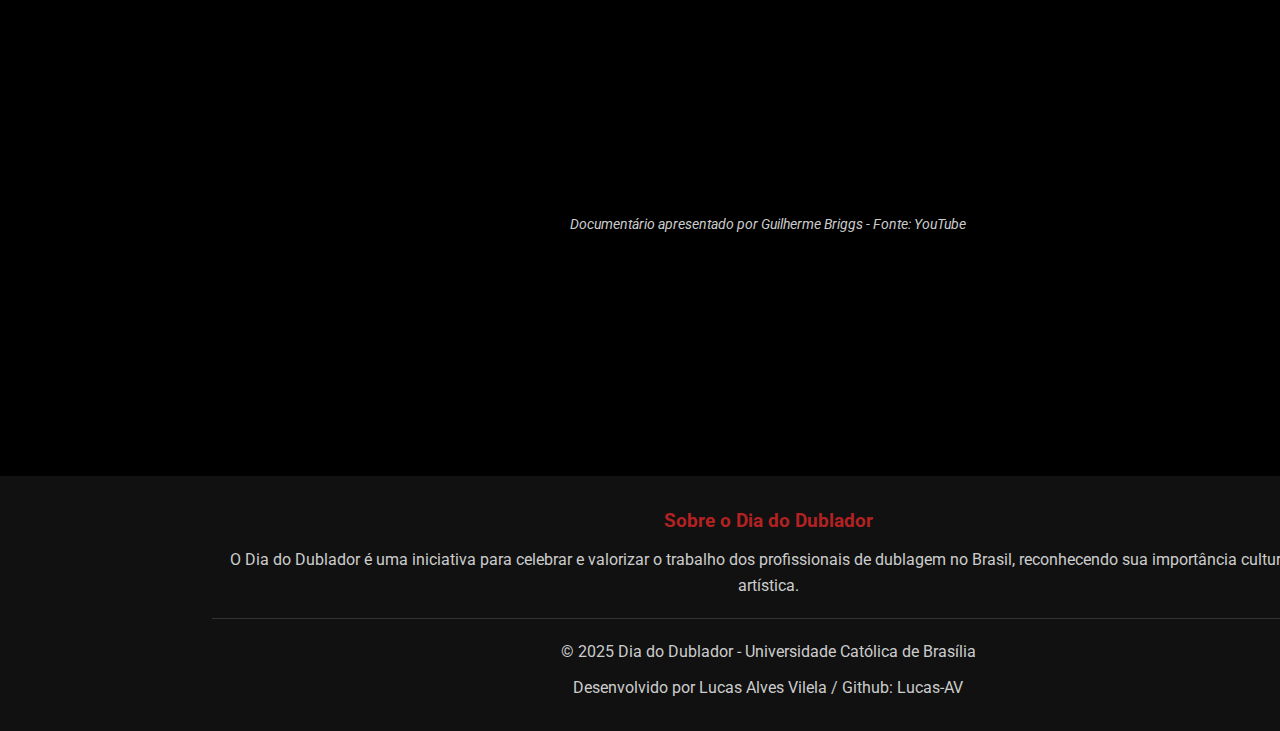
<file: historia.html>
<!DOCTYPE html>
<html lang="pt-BR">
<head>
    <meta charset="UTF-8">
    <meta name="viewport" content="width=device-width, initial-scale=1.0">
    <title>História da Dublagem | Dia do Dublador</title>
    <meta name="description" content="Conheça a história da dublagem no Brasil e no mundo - desde as origens até os dias atuais">
    <link href="https://fonts.googleapis.com/css2?family=Roboto:wght@300;400;700&family=Open+Sans:wght@400;700&display=swap" rel="stylesheet">
    <link rel="stylesheet" href="css/style.css">
    <link rel="stylesheet" href="https://cdnjs.cloudflare.com/ajax/libs/font-awesome/6.0.0-beta3/css/all.min.css">
</head>
<body>
    <!-- Header igual ao index.html -->
    <header class="main-header" style="background-image: url('img/header-dublagem.jpg');">
        <div class="header-overlay"></div>
        <div class="container">
            <div class="header-content">
                <h1>História da Dublagem</h1>
                <p class="subtitle">Conheça a trajetória dessa arte fascinante no Brasil e no mundo</p>
                <div class="infinity-symbol">
                    <a href="index.html" class="footer-logo">
                        <img src="logo.png" alt="Logo Voltar para Home" style="height: 40px;">
                    </a>
                </div>
            </div>
        </div>
    </header>
    
    <!-- Menu de navegação -->
    <nav class="main-nav">
        <div class="container">
            <ul>
                <li><a href="index.html"><i class="fas fa-home"></i> Home</a></li>
                <li><a href="historia.html" class="active"><i class="fas fa-history"></i> História</a></li>
                <li><a href="dubladores.html"><i class="fas fa-microphone"></i> Dubladores</a></li>
                <li><a href="como-funciona.html"><i class="fas fa-cogs"></i> Como Funciona</a></li>
            </ul>
        </div>
    </nav>
    
    <!-- Conteúdo principal da página História -->
    <main class="main-content">
        <section class="history-section">
            <div class="container">
                <div class="section-header">
                    <h2>A Origem da Dublagem</h2>
                    <div class="divider"></div>
                </div>
                
                <article class="history-article">
                    <div class="history-image">
                        <img src="img/historia-antiga.jpg" alt="Primeiros estúdios de dublagem">
                        <p class="img-caption">Estúdio de dublagem antigo</p>
                    </div>
                    <div class="history-text">
                        <h3>Os Primórdios (1930-1940)</h3>
                        <p>A dublagem surgiu com o cinema sonoro no final dos anos 1920. No Brasil, os primeiros registros datam de 1938, quando a Cinédia realizou a primeira dublagem de um filme estrangeiro. O processo era artesanal, com equipamentos rudimentares e técnicas experimentais.</p>
                        <p>Nos anos 1940, a Atlântida Cinematográfica criou um setor de dublagem, marcando o início da profissionalização. As primeiras dublagens eram feitas por atores de rádio, que já tinham experiência com interpretação vocal.</p>
                    </div>
                </article>
                
                <article class="history-article reverse">
                    <div class="history-image">
                        <img src="img/anos-dourados.jpg" alt="Dublagem na era de ouro">
                        <p class="img-caption">Era de ouro da dublagem nos anos 1950-60</p>
                    </div>
                    <div class="history-text">
                        <h3>A Era de Ouro (1950-1970)</h3>
                        <p>Com a popularização da televisão nos anos 1950, a demanda por dublagem explodiu. A Herbert Richers se tornou a maior empresa do ramo, estabelecendo padrões de qualidade que são referência até hoje.</p>
                        <p>Neste período surgiram grandes nomes da dublagem brasileira e foram criadas técnicas de sincronismo labial que nos tornaram referência mundial. A dublagem de filmes como "E o Vento Levou" e "Casablanca" marcou época.</p>
                    </div>
                </article>
                
                <article class="history-article">
                    <div class="history-image">
                        <img src="img/moderna.jpg" alt="Dublagem moderna">
                        <p class="img-caption">Tecnologia digital na dublagem contemporânea</p>
                    </div>
                    <div class="history-text">
                        <h3>A Revolução Digital (1980-Presente)</h3>
                        <p>Nos anos 1980, a chegada do vídeo cassete e depois a TV a cabo aumentaram exponencialmente a demanda por dublagem. A tecnologia digital dos anos 2000 revolucionou o processo, com softwares como Pro Tools permitindo maior precisão.</p>
                        <p>Hoje o Brasil possui um dos melhores parques de dublagem do mundo, com estúdios modernos e profissionais reconhecidos internacionalmente. A indústria emprega milhares de pessoas e dubla desde blockbusters até séries de streaming.</p>
                    </div>
                </article>
                
                <div class="timeline">
                    <h3>Marcos Históricos da Dublagem Brasileira</h3>
                    <ul class="timeline-list">
                        <li>
                            <span class="timeline-date">1938</span>
                            <span class="timeline-event">Primeira dublagem profissional no Brasil</span>
                        </li>
                        <li>
                            <span class="timeline-date">1950</span>
                            <span class="timeline-event">Criação do primeiro estúdio especializado</span>
                        </li>
                        <li>
                            <span class="timeline-date">1965</span>
                            <span class="timeline-event">Dublagem de "O Demolidor" marca nova era</span>
                        </li>
                        <li>
                            <span class="timeline-date">1980</span>
                            <span class="timeline-event">Surgimento da TV por assinatura</span>
                        </li>
                        <li>
                            <span class="timeline-date">1995</span>
                            <span class="timeline-event">Digitalização dos estúdios</span>
                        </li>
                        <li>
                            <span class="timeline-date">2010</span>
                            <span class="timeline-event">Boom das plataformas de streaming</span>
                        </li>
                    </ul>
                </div>

                <section class="video-section">
                    <div class="section-header">
                        <h2>Documentário sobre a Dublagem Brasileira</h2>
                        <div class="divider"></div>
                        <p class="section-subtitle">Assista a este excelente documentário que conta a história da dublagem no Brasil</p>
                    </div>
                    
                    <div class="video-container">
                        <iframe width="100%" height="500" src="https://www.youtube.com/embed/Dasqi9wDS5c" 
                                title="Quem são os donos dessas Vozes? A História da Dublagem Brasileira com Guilherme Briggs" 
                                frameborder="0" 
                                allow="accelerometer; autoplay; clipboard-write; encrypted-media; gyroscope; picture-in-picture; web-share" 
                                referrerpolicy="strict-origin-when-cross-origin" 
                                allowfullscreen></iframe>
                        <p class="video-caption">Documentário apresentado por Guilherme Briggs - Fonte: YouTube</p>
                    </div>
                </section>

            </div>
        </section>
    </main>
    
    <footer class="main-footer">
        <div class="container">
            <div class="footer-grid">
                <div class="footer-about">
                    <h4>Sobre o Dia do Dublador</h4>
                    <p>O Dia do Dublador é uma iniciativa para celebrar e valorizar o trabalho dos profissionais de dublagem no Brasil, reconhecendo sua importância cultural e artística.</p>
                </div>
            </div>
            
            <div class="footer-bottom">
                <p>&copy; 2025 Dia do Dublador - Universidade Católica de Brasília</p>
                <p>Desenvolvido por Lucas Alves Vilela / Github: Lucas-AV</p>
            </div>
        </div>
    </footer>
    
    <script src="js/script.js"></script>
</body>
</html>
</file>
<file: css/style.css>
/* Reset e configurações básicas */
* {
    margin: 0;
    padding: 0;
    box-sizing: border-box;
}

body {
    font-family: 'Roboto', sans-serif;
    line-height: 1.6;
    color: #FFFFFF;
    background-color: #000000;
}

.container {
    width: 90%;
    max-width: 1200px;
    margin: 0 15%;
    padding: 0 20px;
}

/* Cabeçalho */
header {
    background-color: #B22222;
    padding: 30px 0;
    text-align: center;
}

/* Estilos para o header com imagem de fundo */
.main-header {
    position: relative;
    background-size: cover;
    background-position: center;
    background-repeat: no-repeat;
    padding: 80px 0;
    text-align: center;
    color: white;
    background-image: url('img/header-dublagem.jpg');
}

.header-overlay {
    position: absolute;
    top: 0;
    left: 0;
    width: 100%;
    height: 100%;
    background-color: rgba(0, 0, 0, 0.75);
}

.header-content {
    position: relative;
    z-index: 2;
}

.main-header h1 {
    font-size: 3.5rem;
    margin-bottom: 20px;
    text-shadow: 2px 2px 4px rgba(0, 0, 0, 0.5);
    animation: fadeInDown 1s ease-out;
}

.subtitle {
    font-size: 1.5rem;
    margin-bottom: 30px;
    font-weight: 300;
    text-shadow: 1px 1px 2px rgba(0, 0, 0, 0.5);
    animation: fadeIn 1.5s ease-out;
}

.social-icons {
    animation: fadeInUp 1s ease-out;
}

.social-icons a {
    color: white;
    margin: 0 15px;
    font-size: 1.5rem;
    transition: all 0.3s ease;
    display: inline-block;
}

.social-icons a:hover {
    color: #B22222;
    transform: translateY(-3px);
}

/* Animações para o header */
@keyframes fadeIn {
    from { opacity: 0; }
    to { opacity: 1; }
}

@keyframes fadeInDown {
    from {
        opacity: 0;
        transform: translateY(-30px);
    }
    to {
        opacity: 1;
        transform: translateY(0);
    }
}

@keyframes fadeInUp {
    from {
        opacity: 0;
        transform: translateY(30px);
    }
    to {
        opacity: 1;
        transform: translateY(0);
    }
}

/* Responsividade para o header */
@media (max-width: 768px) {
    .main-header {
        padding: 60px 0;
    }
    
    .main-header h1 {
        font-size: 2.5rem;
    }
    
    .subtitle {
        font-size: 1.2rem;
    }
    
    .social-icons a {
        font-size: 1.2rem;
        margin: 0 10px;
    }
}

@media (max-width: 480px) {
    .main-header h1 {
        font-size: 2rem;
    }
    
    .subtitle {
        font-size: 1rem;
    }
}

header h1 {
    font-size: 2.5rem;
    margin-bottom: 10px;
}

/* Navegação */
nav {
    background-color: #1a1a1a;
    padding: 15px 0;
}

nav ul {
    display: flex;
    justify-content: center;
    list-style: none;
}

nav ul li a {
    color: #FFFFFF;
    text-decoration: none;
    padding: 10px 20px;
    margin: 0 5px;
    border-radius: 5px;
    transition: background-color 0.3s;
}

nav ul li a:hover, nav ul li a.active {
    background-color: #B22222;
}

/* Conteúdo principal */
main {
    padding: 40px 0;
}

.hero {
    text-align: center;
    margin-bottom: 40px;
    padding: 30px;
    background-color: #1a1a1a;
    border-radius: 8px;
}

.hero h2 {
    font-size: 2rem;
    margin-bottom: 20px;
    color: #B22222;
}

.content-section {
    margin-bottom: 40px;
    padding: 20px;
    background-color: #1a1a1a;
    border-radius: 8px;
}

.content-section h2 {
    color: #B22222;
    margin-bottom: 20px;
}

/* Cards */
.cards {
    display: grid;
    grid-template-columns: repeat(auto-fit, minmax(300px, 1fr));
    gap: 20px;
    margin-top: 40px;
}

.card {
    background-color: #1a1a1a;
    padding: 20px;
    border-radius: 8px;
    transition: transform 0.3s;
}

.card:hover {
    transform: translateY(-5px);
}

.card h3 {
    color: #B22222;
    margin-bottom: 15px;
}

.btn {
    display: inline-block;
    background-color: #B22222;
    color: #FFFFFF;
    padding: 10px 20px;
    text-decoration: none;
    border-radius: 5px;
    margin-top: 15px;
    transition: background-color 0.3s;
}

.btn:hover {
    background-color: #8B0000;
}

/* Rodapé */
footer {
    background-color: #1a1a1a;
    padding: 20px 0;
    text-align: center;
    margin-top: 40px;
}

/* Responsividade */
@media (max-width: 768px) {
    nav ul {
        flex-direction: column;
        align-items: center;
    }
    
    nav ul li {
        margin: 5px 0;
    }
    
    header h1 {
        font-size: 2rem;
    }
}

/* Novos estilos para a home aprimorada */

/* Header aprimorado */
.main-header {
    background: linear-gradient(rgba(0, 0, 0, 0.7), rgba(0, 0, 0, 0.7)), url('../img/header-bg.jpg');
    background-size: cover;
    background-position: center;
    padding: 60px 0;
    text-align: center;
    color: white;
}

.header-content h1 {
    font-size: 3rem;
    margin-bottom: 15px;
    text-shadow: 2px 2px 4px rgba(0, 0, 0, 0.5);
}

.subtitle {
    font-size: 1.2rem;
    margin-bottom: 20px;
    font-weight: 300;
}

.social-icons a {
    color: white;
    margin: 0 10px;
    font-size: 1.2rem;
    transition: color 0.3s;
}

.social-icons a:hover {
    color: #B22222;
}

/* Hero banner */
.hero-banner {
    background: url('../img/hero-bg.jpg') no-repeat center center;
    background-size: cover;
    height: 500px;
    display: flex;
    align-items: center;
    position: relative;
    margin-bottom: 40px;
    border-radius: 8px;
    overflow: hidden;
}

.hero-banner::before {
    content: '';
    position: absolute;
    top: 0;
    left: 0;
    width: 100%;
    height: 100%;
    background: rgba(0, 0, 0, 0.5);
}

.hero-content {
    position: relative;
    z-index: 1;
    color: white;
    max-width: 600px;
    padding: 40px;
}

.hero-content h2 {
    font-size: 2.5rem;
    margin-bottom: 20px;
}

.hero-content p {
    font-size: 1.2rem;
    margin-bottom: 30px;
}

.btn-hero {
    background-color: #B22222;
    padding: 12px 30px;
    font-size: 1.1rem;
}

/* About section */
.about-section {
    margin-bottom: 60px;
}

.section-header {
    text-align: center;
    margin-bottom: 40px;
}

.section-header h2 {
    font-size: 2rem;
    color: #B22222;
    position: relative;
    display: inline-block;
    padding-bottom: 15px;
}

.divider {
    width: 80px;
    height: 3px;
    background-color: #B22222;
    margin: 0 auto;
    margin-top: 15px;
}

.about-content {
    display: flex;
    gap: 40px;
    align-items: center;
}

.about-text {
    flex: 1;
}

.about-image {
    flex: 1;
}

.highlight-box {
    background-color: #1a1a1a;
    padding: 20px;
    border-left: 4px solid #B22222;
    margin: 25px 0;
}

.highlight-box p {
    font-style: italic;
    margin-bottom: 10px;
}

.quote-author {
    text-align: right;
    font-weight: bold;
}

.responsive-img {
    max-width: 100%;
    height: auto;
    border-radius: 8px;
}

.img-caption {
    text-align: center;
    font-size: 0.9rem;
    color: #cccccc;
    margin-top: 10px;
}

/* Importance section */
.importance-grid {
    display: grid;
    grid-template-columns: repeat(auto-fit, minmax(300px, 1fr));
    gap: 30px;
    margin-top: 40px;
}

.importance-item {
    background-color: #1a1a1a;
    padding: 30px;
    border-radius: 8px;
    text-align: center;
    transition: transform 0.3s;
}

.importance-item:hover {
    transform: translateY(-10px);
}

.icon-box {
    width: 80px;
    height: 80px;
    background-color: #B22222;
    border-radius: 50%;
    display: flex;
    align-items: center;
    justify-content: center;
    margin: 0 auto 20px;
    font-size: 1.8rem;
}

/* Featured content */
.featured-grid {
    display: grid;
    grid-template-columns: repeat(auto-fit, minmax(300px, 1fr));
    gap: 30px;
    margin-top: 40px;
}

.featured-card {
    background-color: #1a1a1a;
    border-radius: 8px;
    overflow: hidden;
    transition: transform 0.3s;
}

.featured-card:hover {
    transform: translateY(-10px);
}

.card-image {
    position: relative;
    height: 200px;
    overflow: hidden;
}

.card-image img {
    width: 100%;
    height: 100%;
    object-fit: cover;
    transition: transform 0.5s;
}

.featured-card:hover .card-image img {
    transform: scale(1.1);
}

.card-date {
    position: absolute;
    top: 20px;
    right: 20px;
    background-color: #B22222;
    color: white;
    width: 60px;
    height: 60px;
    border-radius: 50%;
    display: flex;
    align-items: center;
    justify-content: center;
    font-weight: bold;
    font-size: 1.2rem;
}

.card-content {
    padding: 20px;
}

.card-content h3 {
    margin-bottom: 15px;
    color: #B22222;
}

.btn-card {
    background-color: transparent;
    border: 2px solid #B22222;
    color: #B22222;
    padding: 8px 20px;
    margin-top: 20px;
    display: inline-block;
}

.btn-card:hover {
    background-color: #B22222;
    color: white;
}

/* Testimonials */
.testimonial-slider {
    display: flex;
    gap: 30px;
    overflow-x: auto;
    padding: 20px 0;
    scroll-snap-type: x mandatory;
}

.testimonial-item {
    min-width: 100%;
    scroll-snap-align: start;
}

.testimonial-content {
    background-color: #1a1a1a;
    padding: 30px;
    border-radius: 8px;
    position: relative;
}

.quote-icon {
    color: #B22222;
    font-size: 2rem;
    opacity: 0.5;
    position: absolute;
    top: 20px;
    right: 20px;
}

.testimonial-author {
    display: flex;
    align-items: center;
    margin-top: 20px;
}

.testimonial-author img {
    width: 60px;
    height: 60px;
    border-radius: 50%;
    object-fit: cover;
    margin-right: 15px;
}

.testimonial-author h4 {
    color: #B22222;
    margin-bottom: 5px;
}

/* Newsletter */
.newsletter {
    background-color: #B22222;
    padding: 50px 0;
    margin: 60px 0;
    text-align: center;
    border-radius: 8px;
}

.newsletter h3 {
    font-size: 1.8rem;
    margin-bottom: 15px;
}

.newsletter p {
    margin-bottom: 25px;
    font-size: 1.1rem;
}

.newsletter-form {
    display: flex;
    max-width: 500px;
    margin: 0 auto;
}

.newsletter-form input {
    flex: 1;
    padding: 15px;
    border: none;
    border-radius: 4px 0 0 4px;
    font-size: 1rem;
}

.btn-newsletter {
    background-color: #000000;
    color: white;
    border: none;
    padding: 0 25px;
    border-radius: 0 4px 4px 0;
    cursor: pointer;
}

/* Footer */
.main-footer {
    background-color: #111111;
    padding: 30px 0 20px;
    color: #cccccc;
}

.footer-grid {
    display: grid;
    grid-template-columns: repeat(auto-fit, minmax(250px, 1fr));
    gap: 40px;
    margin-bottom: 20px;
}

.footer-about h4,
.footer-links h4,
.footer-contact h4 {
    color: #B22222;
    margin-bottom: 10px;
    font-size: 1.2rem;
}

.footer-links ul {
    list-style: none;
}

.footer-links li {
    margin-bottom: 10px;
}

.footer-links a {
    color: #cccccc;
    text-decoration: none;
    transition: color 0.3s;
}

.footer-links a:hover {
    color: #B22222;
}

.footer-contact p {
    margin-bottom: 15px;
    display: flex;
    align-items: center;
}

.footer-contact i {
    margin-right: 10px;
    color: #B22222;
}

.footer-social {
    margin-top: 20px;
}

.footer-social a {
    color: #cccccc;
    margin-right: 15px;
    font-size: 1.2rem;
    transition: color 0.3s;
}

.footer-social a:hover {
    color: #B22222;
}

.footer-bottom {
    text-align: center;
    padding-top: 20px;
    border-top: 1px solid #333333;
}

.footer-bottom p {
    margin-bottom: 10px;
}

.footer-bottom i {
    color: #B22222;
}

/* Responsividade adicional */
@media (max-width: 992px) {
    .about-content {
        flex-direction: column;
    }
    
    .hero-content {
        max-width: 100%;
    }
}

@media (max-width: 768px) {
    .hero-banner {
        height: 400px;
    }
    
    .hero-content h2 {
        font-size: 2rem;
    }
    
    .section-header h2 {
        font-size: 1.8rem;
    }
    
    .newsletter-form {
        flex-direction: column;
    }
    
    .newsletter-form input {
        border-radius: 4px;
        margin-bottom: 10px;
    }
    
    .btn-newsletter {
        border-radius: 4px;
        padding: 15px;
        width: 100%;
    }
}

/* Estilos para a seção de artistas em destaque */
.featured-artists {
    margin: 60px 0;
}

.artists-grid {
    display: grid;
    grid-template-columns: repeat(auto-fit, minmax(300px, 1fr));
    gap: 30px;
    margin-top: 40px;
}

.artist-card {
    background-color: #1a1a1a;
    border-radius: 8px;
    overflow: hidden;
    display: flex;
    transition: transform 0.3s;
}

.artist-card:hover {
    transform: translateY(-10px);
}

.artist-image {
    width: 160px;
    min-width: 120px;
}

.artist-image img {
    width: 100%;
    height: 100%;
    object-fit: cover;
}

.artist-info {
    padding: 20px;
    flex: 1;
}

.artist-info h3 {
    color: #B22222;
    margin-bottom: 10px;
}

.artist-highlight {
    display: flex;
    align-items: center;
    margin-top: 15px;
    font-size: 0.9rem;
}

.artist-highlight i {
    color: #B22222;
    margin-right: 10px;
    width: 20px;
    text-align: center;
}

/* Estilos para a seção de personagens */
.characters-section {
    margin: 60px 0;
}

.section-subtitle {
    text-align: center;
    margin-top: 15px;
    color: #cccccc;
    font-style: italic;
}

.characters-tabs {
    margin-top: 30px;
}

.tab-buttons {
    display: flex;
    justify-content: center;
    margin-bottom: 30px;
    flex-wrap: wrap;
}

.tab-btn {
    background-color: transparent;
    border: none;
    color: white;
    padding: 12px 25px;
    margin: 0 5px;
    cursor: pointer;
    position: relative;
    font-weight: bold;
    transition: color 0.3s;
}

.tab-btn::after {
    content: '';
    position: absolute;
    bottom: 0;
    left: 0;
    width: 0;
    height: 3px;
    background-color: #B22222;
    transition: width 0.3s;
}

.tab-btn.active {
    color: #B22222;
}

.tab-btn.active::after {
    width: 100%;
}

.tab-content {
    display: none;
}

.tab-content.active {
    display: block;
}

.character-grid {
    display: grid;
    grid-template-columns: repeat(auto-fit, minmax(200px, 1fr));
    gap: 25px;
}

.character-item {
    text-align: center;
}

.character-item img {
    width: 100%;
    height: 180px;
    object-fit: cover;
    border-radius: 8px;
    margin-bottom: 10px;
    transition: transform 0.3s;
}

.character-item:hover img {
    transform: scale(1.05);
}

.character-item h4 {
    color: #B22222;
    margin-bottom: 5px;
}

.character-item p {
    font-size: 0.9rem;
    color: #cccccc;
}

/* Responsividade para as novas seções */
@media (max-width: 768px) {
    .artist-card {
        flex-direction: column;
    }
    
    .artist-image {
        width: 100%;
        height: 200px;
    }
    
    .tab-buttons {
        flex-direction: column;
    }
    
    .tab-btn {
        margin: 5px 0;
    }
}

/* Estilos para a página de história */
.history-section {
    padding: 60px 0;
}

.history-article {
    display: flex;
    gap: 40px;
    margin-bottom: 60px;
    align-items: center;
}

.history-article.reverse {
    flex-direction: row-reverse;
}

.history-image {
    flex: 1;
}

.history-image img {
    width: 100%;
    border-radius: 8px;
    box-shadow: 0 5px 15px rgba(0, 0, 0, 0.3);
}

.history-text {
    flex: 1;
}

.history-text h3 {
    color: #B22222;
    margin-bottom: 20px;
    font-size: 1.8rem;
}

.timeline {
    background-color: #1a1a1a;
    padding: 30px;
    border-radius: 8px;
    margin-top: 60px;
}

.timeline h3 {
    color: #B22222;
    margin-bottom: 30px;
    text-align: center;
    font-size: 1.8rem;
}

.timeline-list {
    list-style: none;
    position: relative;
    padding-left: 50px;
}

.timeline-list::before {
    content: '';
    position: absolute;
    left: 20px;
    top: 0;
    height: 100%;
    width: 3px;
    background-color: #B22222;
}

.timeline-list li {
    position: relative;
    margin-bottom: 30px;
    padding-bottom: 30px;
    border-bottom: 1px solid #333;
}

.timeline-list li:last-child {
    margin-bottom: 0;
    padding-bottom: 0;
    border-bottom: none;
}

.timeline-date {
    display: block;
    position: absolute;
    left: -50px;
    top: 0;
    width: 40px;
    height: 40px;
    line-height: 40px;
    text-align: center;
    background-color: #B22222;
    color: white;
    border-radius: 50%;
    font-weight: bold;
}

.timeline-event {
    display: block;
    margin-left: 30px;
    font-size: 1.1rem;
}

/* Responsividade */
@media (max-width: 992px) {
    .history-article,
    .history-article.reverse {
        flex-direction: column;
    }
    
    .history-image,
    .history-text {
        width: 100%;
    }
}

@media (max-width: 768px) {
    .timeline-list {
        padding-left: 30px;
    }
    
    .timeline-date {
        left: -30px;
        width: 30px;
        height: 30px;
        line-height: 30px;
        font-size: 0.9rem;
    }
}

/* Estilos para a seção de vídeo */
.video-section {
    margin: 60px 0;
    padding: 40px 0;
}

.video-container {
    position: relative;
    width: 100%;
    max-width: 900px;
    margin: 0 auto;
    border-radius: 8px;
    overflow: hidden;
    box-shadow: 0 10px 30px rgba(0, 0, 0, 0.3);
}

.video-container iframe {
    display: block;
    width: 100%;
    aspect-ratio: 16/9;
}

.video-caption {
    text-align: center;
    margin-top: 15px;
    font-size: 0.9rem;
    color: #cccccc;
    font-style: italic;
}

/* Responsividade para o vídeo */
@media (max-width: 768px) {
    .video-container {
        border-radius: 0;
    }
    
    .video-section {
        margin: 40px -15%;
        width: calc(100% + 30%);
    }
}

@media (max-width: 480px) {
    .video-section {
        margin: 30px -5%;
        width: calc(100% + 10%);
    }
}

/* Estilos para a página de dubladores */
.voice-actors-section {
    padding: 60px 0;
}

.featured-actors {
    display: grid;
    gap: 40px;
    margin: 50px 0;
}

.actor-card {
    display: flex;
    background-color: #1a1a1a;
    border-radius: 8px;
    overflow: hidden;
    box-shadow: 0 5px 15px rgba(0, 0, 0, 0.2);
    transition: transform 0.3s;
}

.actor-card:hover {
    transform: translateY(-10px);
}

.actor-image {
    width: 300px;
    position: relative;
}

.actor-image img {
    width: 100%;
    height: 100%;
    object-fit: cover;
}

.actor-badge {
    position: absolute;
    top: 20px;
    right: 20px;
    background-color: #B22222;
    color: white;
    padding: 5px 15px;
    border-radius: 20px;
    font-size: 0.9rem;
}

.actor-info {
    flex: 1;
    padding: 30px;
}

.actor-info h3 {
    color: #B22222;
    font-size: 1.8rem;
    margin-bottom: 15px;
}

.actor-meta {
    display: flex;
    gap: 20px;
    margin-bottom: 20px;
    font-size: 0.9rem;
}

.actor-meta span {
    display: flex;
    align-items: center;
    gap: 5px;
}

.actor-meta i {
    color: #B22222;
}

.actor-characters {
    margin-top: 25px;
    padding-top: 20px;
    border-top: 1px solid #333;
}

.actor-characters h4 {
    color: #B22222;
    margin-bottom: 10px;
}

.actor-characters ul {
    columns: 2;
    list-style: none;
}

.actor-characters li {
    margin-bottom: 8px;
    position: relative;
    padding-left: 15px;
}

.actor-characters li::before {
    content: '•';
    color: #B22222;
    position: absolute;
    left: 0;
}

/* Outros dubladores */
.other-actors {
    margin: 80px 0;
}

.other-actors h3 {
    color: #B22222;
    text-align: center;
    margin-bottom: 40px;
    font-size: 1.8rem;
}

.actors-grid {
    display: grid;
    grid-template-columns: repeat(auto-fit, minmax(200px, 1fr));
    gap: 30px;
}

.small-actor-card {
    background-color: #1a1a1a;
    border-radius: 8px;
    overflow: hidden;
    text-align: center;
    transition: transform 0.3s;
}

.small-actor-card:hover {
    transform: translateY(-5px);
}

.small-actor-card img {
    width: 100%;
    height: 200px;
    object-fit: cover;
}

.small-actor-card h4 {
    margin: 15px 0 5px;
    color: #B22222;
}

.small-actor-card p {
    padding: 0 15px 20px;
    font-size: 0.9rem;
}

/* Curiosidades */
.voice-trivia {
    margin-top: 60px;
}

.voice-trivia h3 {
    color: #B22222;
    text-align: center;
    margin-bottom: 40px;
    font-size: 1.8rem;
}

.trivia-grid {
    display: grid;
    grid-template-columns: repeat(auto-fit, minmax(300px, 1fr));
    gap: 30px;
}

.trivia-card {
    background-color: #1a1a1a;
    border-radius: 8px;
    padding: 30px;
    text-align: center;
}

.trivia-card i {
    font-size: 2.5rem;
    color: #B22222;
    margin-bottom: 20px;
}

.trivia-card h4 {
    margin-bottom: 15px;
    font-size: 1.3rem;
}

/* Responsividade */
@media (max-width: 992px) {
    .actor-card {
        flex-direction: column;
    }
    
    .actor-image {
        width: 100%;
        height: 300px;
    }
    
    .actor-characters ul {
        columns: 1;
    }
}

@media (max-width: 768px) {
    .actors-grid {
        grid-template-columns: repeat(2, 1fr);
    }
}

@media (max-width: 480px) {
    .actor-meta {
        flex-direction: column;
        gap: 10px;
    }
    
    .actors-grid {
        grid-template-columns: 1fr;
    }
    
    .trivia-grid {
        grid-template-columns: 1fr;
    }
}

/* Estilos para a página Como Funciona */
.dubbing-process {
    padding: 60px 0;
}

.process-steps {
    margin-top: 50px;
}

.step {
    display: flex;
    margin-bottom: 60px;
    position: relative;
}

.step:last-child {
    margin-bottom: 0;
}

.step-number {
    font-size: 3rem;
    font-weight: bold;
    color: #B22222;
    margin-right: 30px;
    min-width: 60px;
    text-align: center;
}

.step-content {
    flex: 1;
    background-color: #1a1a1a;
    border-radius: 8px;
    padding: 30px;
    box-shadow: 0 5px 15px rgba(0, 0, 0, 0.2);
}

.step-content h3 {
    color: #B22222;
    margin-bottom: 20px;
    font-size: 1.8rem;
}

.step-image {
    margin: 20px 0;
}

.step-image img {
    width: 100%;
    border-radius: 8px;
    box-shadow: 0 3px 10px rgba(0, 0, 0, 0.3);
}

.step-text ul {
    margin: 20px 0;
    padding-left: 20px;
}

.step-text li {
    margin-bottom: 10px;
    position: relative;
    padding-left: 15px;
}

.step-text li::before {
    content: '•';
    color: #B22222;
    position: absolute;
    left: 0;
}

/* Seção de tecnologias */
.technology-section {
    margin: 80px 0;
}

.technology-section h3 {
    color: #B22222;
    text-align: center;
    margin-bottom: 40px;
    font-size: 1.8rem;
}

.technology-grid {
    display: grid;
    grid-template-columns: repeat(auto-fit, minmax(250px, 1fr));
    gap: 30px;
}

.tech-card {
    background-color: #1a1a1a;
    border-radius: 8px;
    padding: 30px;
    text-align: center;
    transition: transform 0.3s;
}

.tech-card:hover {
    transform: translateY(-10px);
}

.tech-card i {
    font-size: 3rem;
    color: #B22222;
    margin-bottom: 20px;
}

.tech-card h4 {
    margin-bottom: 15px;
    font-size: 1.3rem;
}

/* Seção de vídeo */
.video-section {
    margin: 60px 0;
}

.video-section h3 {
    color: #B22222;
    text-align: center;
    margin-bottom: 30px;
    font-size: 1.8rem;
}

.video-container {
    position: relative;
    width: 100%;
    max-width: 900px;
    margin: 0 auto;
    border-radius: 8px;
    overflow: hidden;
    box-shadow: 0 10px 30px rgba(0, 0, 0, 0.3);
}

.video-container iframe {
    display: block;
    width: 100%;
    aspect-ratio: 16/9;
}

.video-caption {
    text-align: center;
    margin-top: 15px;
    font-size: 0.9rem;
    color: #cccccc;
    font-style: italic;
}

/* Responsividade */
@media (max-width: 992px) {
    .step {
        flex-direction: column;
    }
    
    .step-number {
        margin-right: 0;
        margin-bottom: 20px;
    }
}

@media (max-width: 768px) {
    .step-content {
        padding: 20px;
    }
    
    .technology-grid {
        grid-template-columns: repeat(2, 1fr);
    }
    
    .video-section {
        margin: 40px -15%;
        width: calc(100% + 30%);
    }
    
    .video-container {
        border-radius: 0;
    }
}

@media (max-width: 480px) {
    .technology-grid {
        grid-template-columns: 1fr;
    }
    
    .video-section {
        margin: 30px -5%;
        width: calc(100% + 10%);
    }
}
</file>
